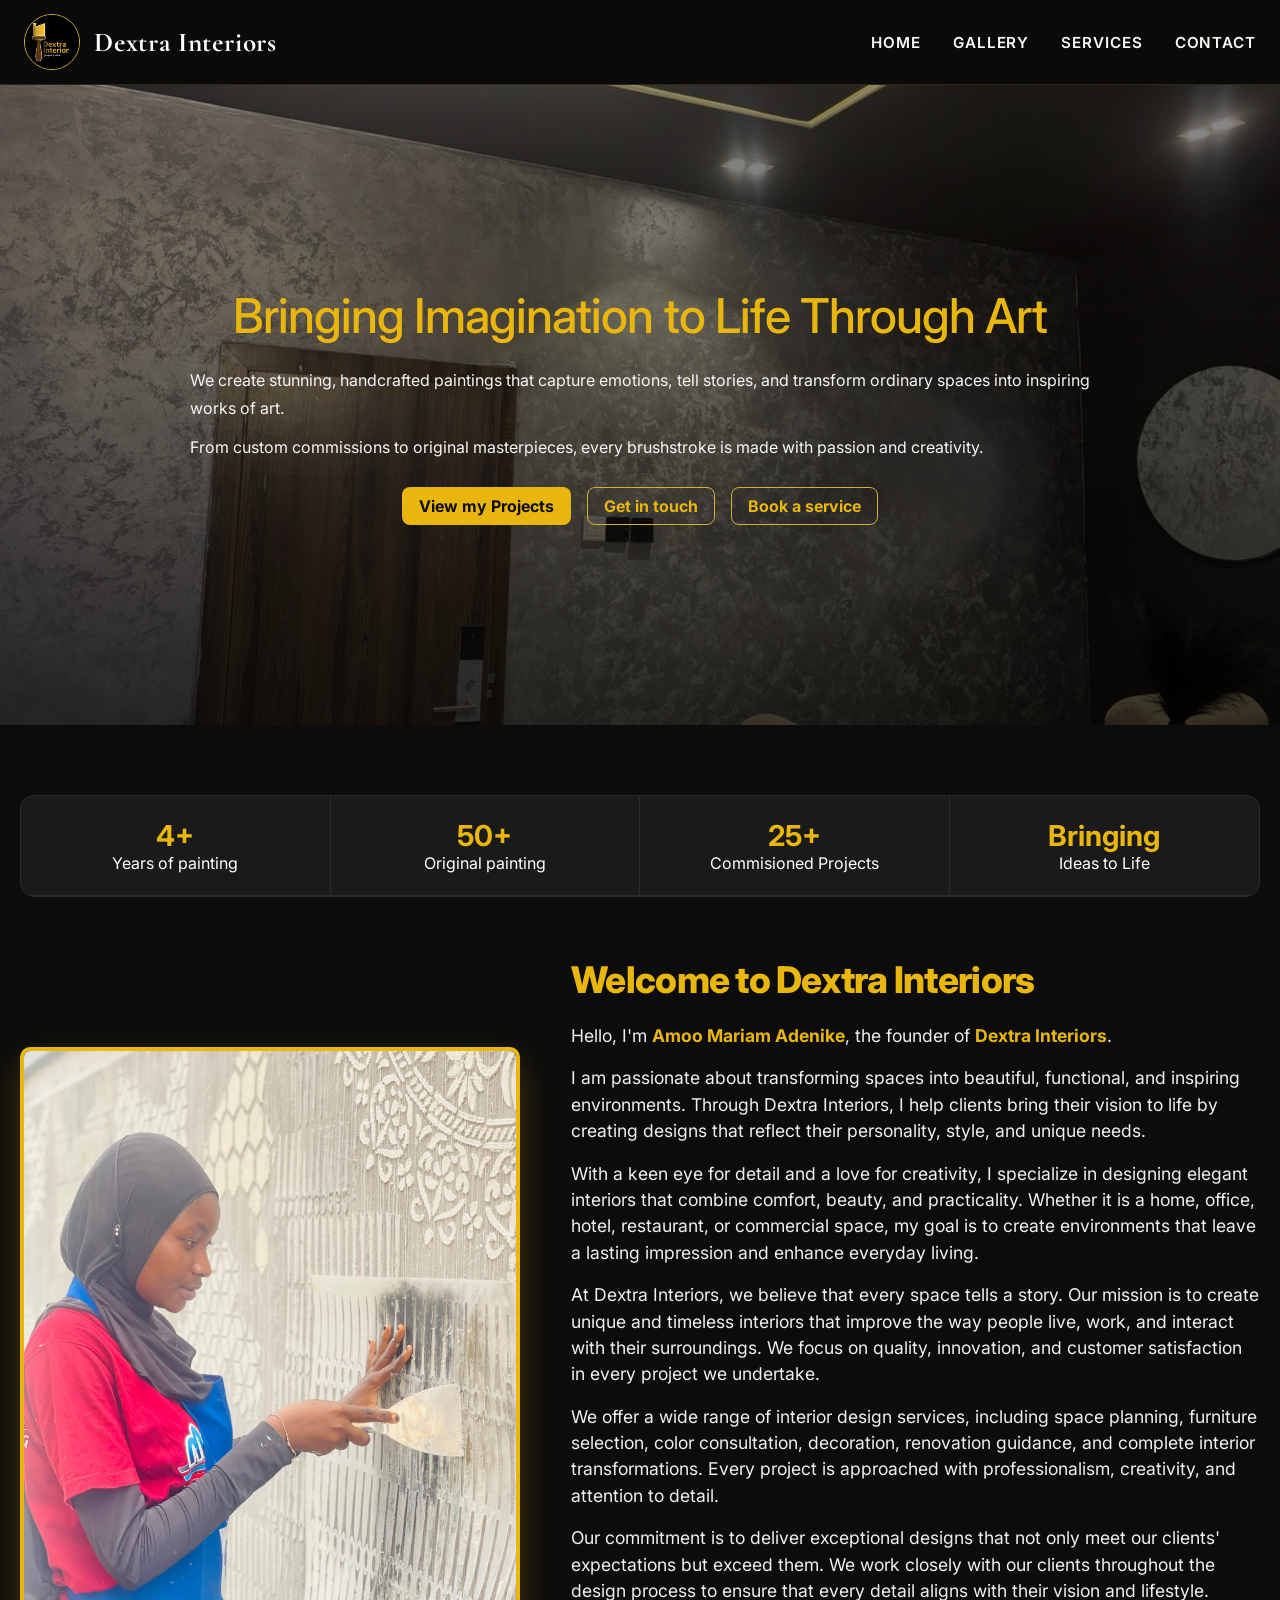
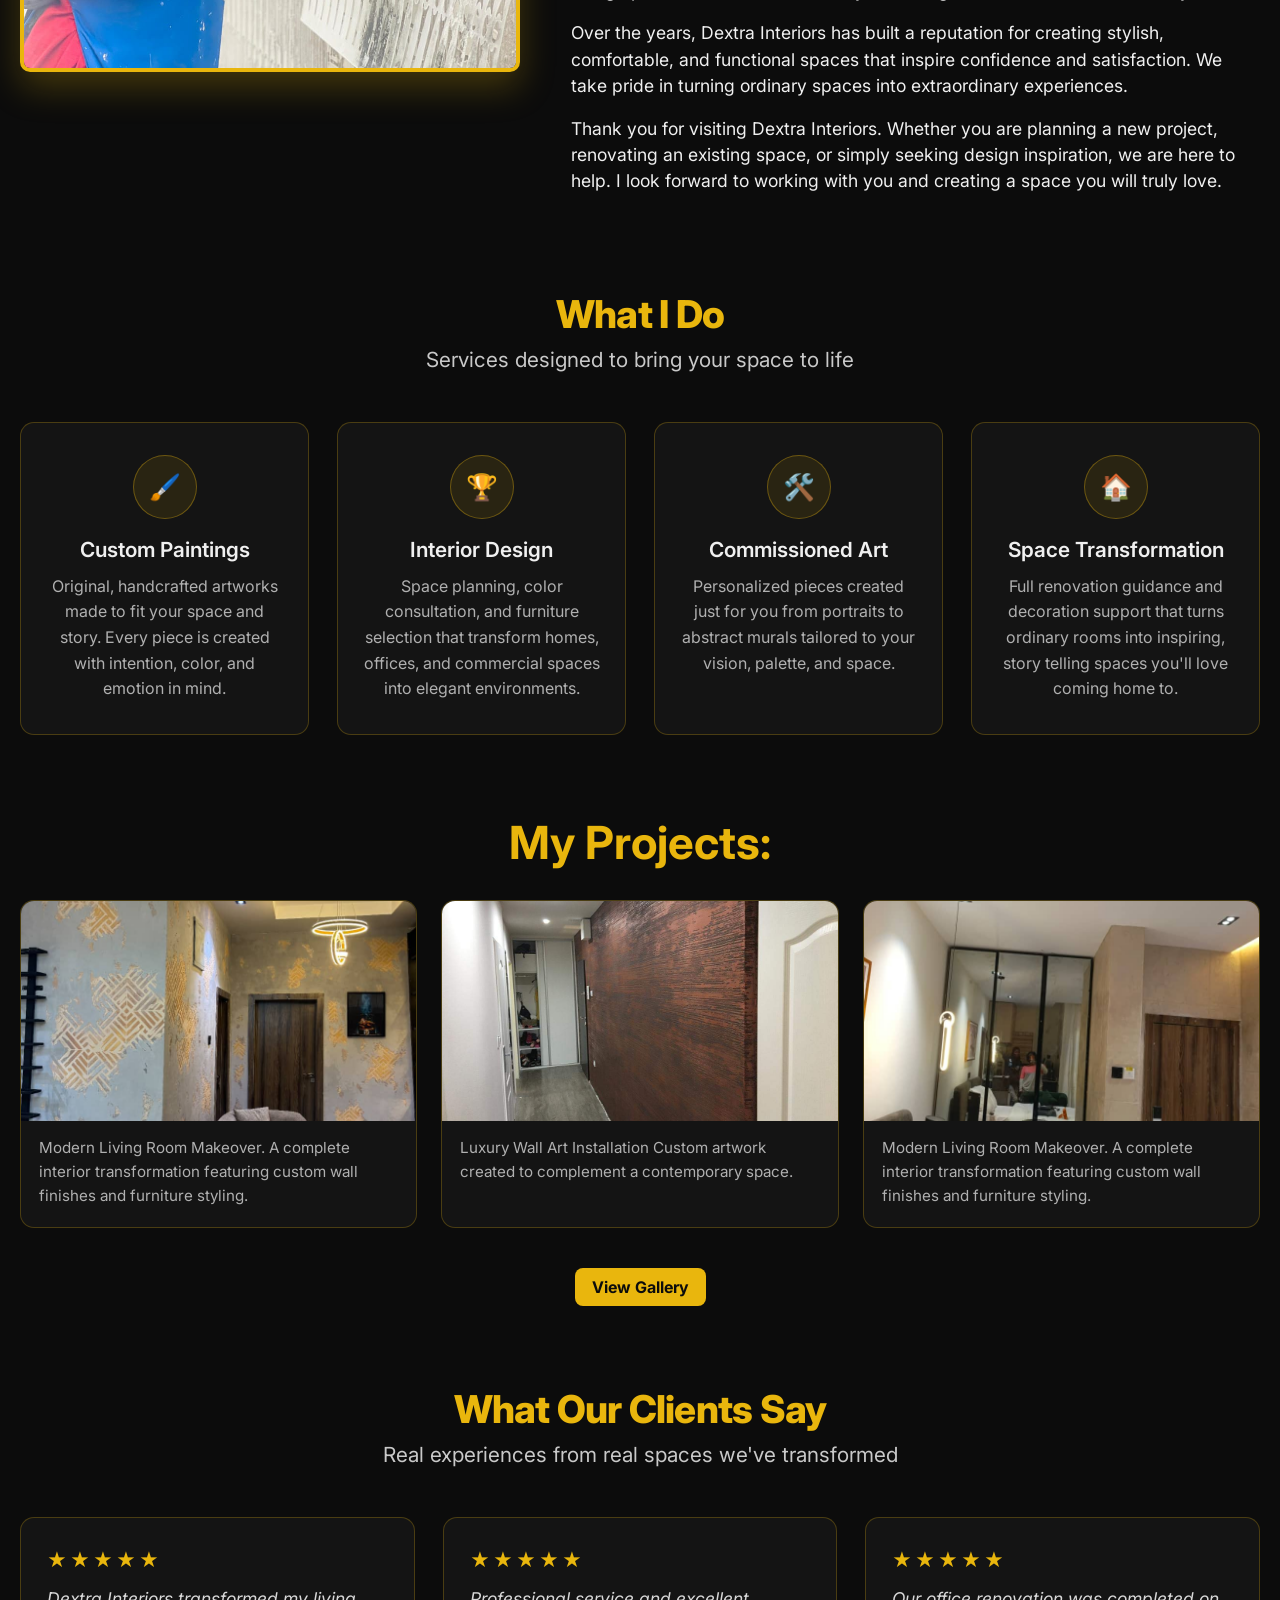
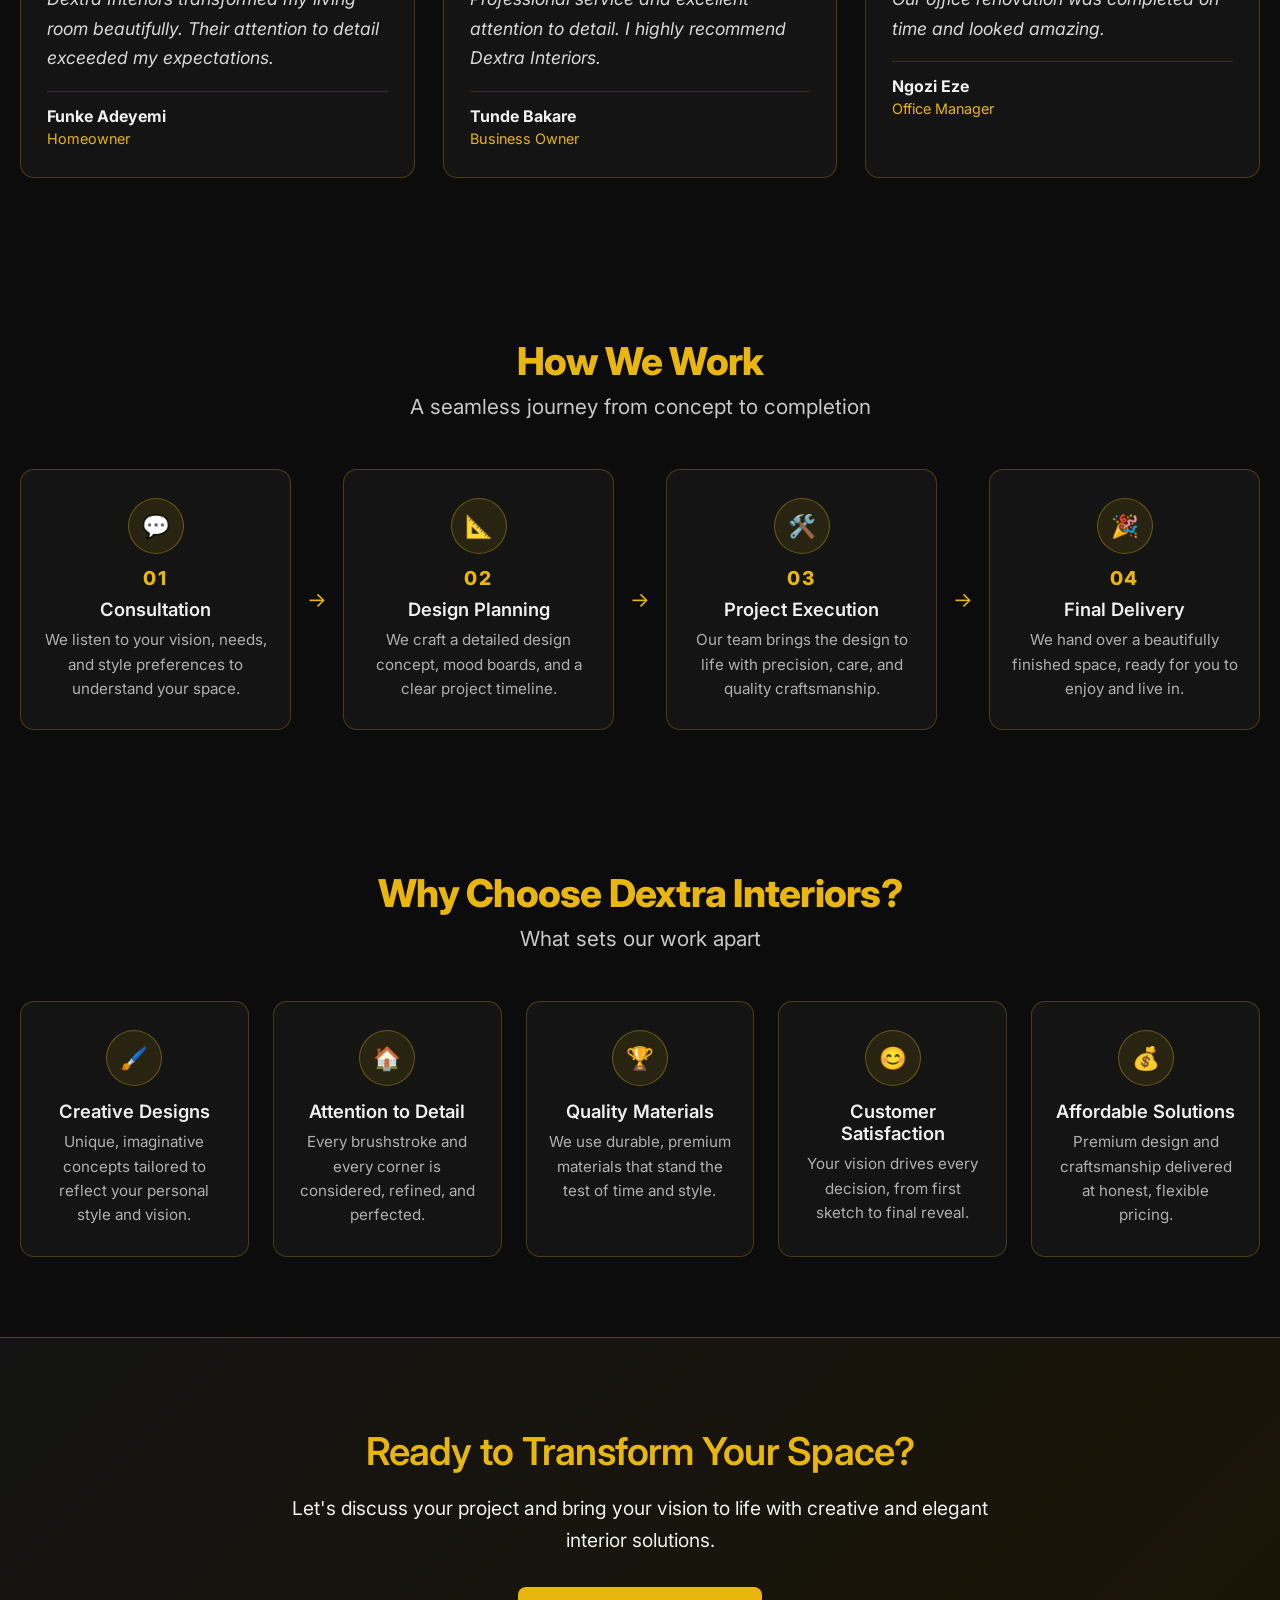
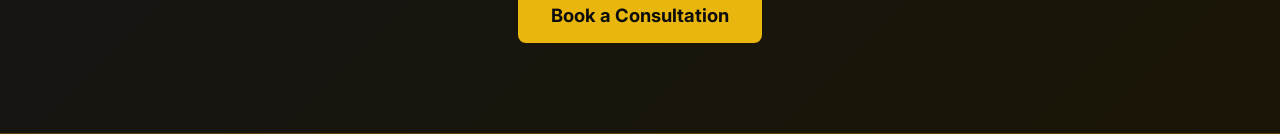
<file: index.html>
<!DOCTYPE html>
<html lang="en">
<head>
  <meta charset="UTF-8">
  <meta name="viewport" content="width=device-width, initial-scale=1.0">
  <title>Dextra Interiors</title>
  <link rel="preconnect" href="https://fonts.googleapis.com">
  <link href="https://fonts.googleapis.com/css2?family=Cormorant+Garamond:wght@500;600&family=Inter:wght@400;500;600&display=swap" rel="stylesheet">
  <link rel="stylesheet" href="index.css">
  <link rel="icon" type="images/jpeg" href="images/o.jpeg">
</head>
<body>

<nav>
  <div class="nav-inner">
    <a href="index.html" class="nav-logo">
      <div class="nav-logo-icon">
        <img src="images/o.jpeg" alt="Dextra Interiors logo">
      </div>
      <div class="nav-logo-text"><strong>Dextra Interiors</strong></div>
    </a>

    <button class="nav-toggle" id="navToggle" aria-label="Toggle navigation menu" aria-expanded="false" aria-controls="navMenu">
      <span></span>
      <span></span>
      <span></span>
    </button>

    <ul id="navMenu">
      <li><a href="index.html" class="active">Home</a></li>
      <li><a href="gallery.html" class="active">Gallery</a></li>
      <li><a href="services.html" class="active">Services</a></li>
      <li><a href="contacts.html" class="active">Contact</a></li>
    </ul>
  </div>
</nav>


<div class="head">
  <div class="head-overlay">
    <h2>Bringing Imagination to Life Through Art</h2>
    <p>We create stunning, handcrafted paintings that capture emotions, tell stories, and transform ordinary spaces into inspiring works of art.</p>
    <p>From custom commissions to original masterpieces, every brushstroke is made with passion and creativity.</p>

    <div class="cta-buttons">
      <a href="gallery.html" class="cta-btn">View my Projects</a>
      <a href="contacts.html" class="cta-outline">Get in touch</a>
      <a href="services.html" class="cta-outline">Book a service</a>
    </div>
  </div>
</div>

<div class="stats-bar">
  <div class="stat-item">
    <span class="stat-number">4+</span>
    <span class="stat-label">Years of painting</span>
  </div>
  <div class="stat-item">
    <span class="stat-number">50+</span>
    <span class="stat-label">Original painting</span>
  </div>
  <div class="stat-item">
    <span class="stat-number">25+</span>
    <span class="stat-label">Commisioned Projects</span>
  </div>
  <div class="stat-item">
    <span class="stat-number">Bringing</span>
    <span class="stat-label">Ideas to Life</span>
  </div>
</div>

<div class="hero">
  <img src="images/d.jpeg" alt="Dextra Interiors image" class="header-image">

  <div class="header-text">
    <h1>Welcome to Dextra Interiors</h1>
    <p>Hello, I'm <strong>Amoo Mariam Adenike</strong>, the founder of <strong>Dextra Interiors</strong>.</p>

    <p>I am passionate about transforming spaces into beautiful, functional, and inspiring environments. Through Dextra Interiors, I help clients bring their vision to life by creating designs that reflect their personality, style, and unique needs.</p>

    <p>With a keen eye for detail and a love for creativity, I specialize in designing elegant interiors that combine comfort, beauty, and practicality. Whether it is a home, office, hotel, restaurant, or commercial space, my goal is to create environments that leave a lasting impression and enhance everyday living.</p>

    <p>At Dextra Interiors, we believe that every space tells a story. Our mission is to create unique and timeless interiors that improve the way people live, work, and interact with their surroundings. We focus on quality, innovation, and customer satisfaction in every project we undertake.</p>

    <p>We offer a wide range of interior design services, including space planning, furniture selection, color consultation, decoration, renovation guidance, and complete interior transformations. Every project is approached with professionalism, creativity, and attention to detail.</p>

    <p>Our commitment is to deliver exceptional designs that not only meet our clients' expectations but exceed them. We work closely with our clients throughout the design process to ensure that every detail aligns with their vision and lifestyle.</p>

    <p>Over the years, Dextra Interiors has built a reputation for creating stylish, comfortable, and functional spaces that inspire confidence and satisfaction. We take pride in turning ordinary spaces into extraordinary experiences.</p>

    <p>Thank you for visiting Dextra Interiors. Whether you are planning a new project, renovating an existing space, or simply seeking design inspiration, we are here to help. I look forward to working with you and creating a space you will truly love.</p>
  </div>
</div>


<!-- What I Do -->
<div class="section-title">What I Do</div>
<p class="section-subtitle">Services designed to bring your space to life</p>
<div class="services-grid">
  <div class="service-card">
    <span class="service-icon">🖌️</span>
    <h3>Custom Paintings</h3>
    <p>Original, handcrafted artworks made to fit your space and story. Every piece is created with intention, color, and emotion in mind.</p>
  </div>
  <div class="service-card">
    <span class="service-icon">🏆</span>
    <h3>Interior Design</h3>
    <p>Space planning, color consultation, and furniture selection that transform homes, offices, and commercial spaces into elegant environments.</p>
  </div>
  <div class="service-card">
    <span class="service-icon">🛠️</span>
    <h3>Commissioned Art</h3>
    <p>Personalized pieces created just for you from portraits to abstract murals tailored to your vision, palette, and space.</p>
  </div>
  <div class="service-card">
    <span class="service-icon">🏠</span>
    <h3>Space Transformation</h3>
    <p>Full renovation guidance and decoration support that turns ordinary rooms into inspiring, story telling spaces you'll love coming home to.</p>
  </div>
</div>

<div class="h2-text">
  <h2>My Projects:</h2>
</div>

<!-- Projects section -->
<div class="projects-grid">
  <div class="projects-card">
    <img src="images/k.jpeg" alt="Modern living room with custom wall finishes" class="projectz">
    <p>Modern Living Room Makeover. A complete interior transformation featuring custom wall finishes and furniture styling.</p>
  </div>

  <div class="projects-card">
    <img src="images/a.jpeg" alt="Custom wall art installation in a contemporary space" class="projectz">
    <p>Luxury Wall Art Installation Custom artwork created to complement a contemporary space.</p>
  </div>

  <div class="projects-card">
    <img src="images/m.jpeg" alt="Living room interior transformation with new furniture styling" class="projectz">
    <p>Modern Living Room Makeover. A complete interior transformation featuring custom wall finishes and furniture styling.</p>
  </div>
</div>

<div class="cta-buttons center">
  <a href="gallery.html" class="cta-btn">View Gallery</a>
</div>


<!-- ============================================
    TESTIMONIALS SECTION
    ============================================ -->
<section class="testimonials-section" id="testimonials" aria-labelledby="testimonials-title">
  <h2 class="section-title" id="testimonials-title">What Our Clients Say</h2>
  <p class="section-subtitle">Real experiences from real spaces we've transformed</p>

  <div class="testimonials-grid">
    <div class="testimonial-card reveal">
      <div class="testimonial-stars" aria-label="5 out of 5 stars">★★★★★</div>
      <p class="testimonial-text">Dextra Interiors transformed my living room beautifully. Their attention to detail exceeded my expectations.</p>
      <div class="testimonial-author">
        <span class="testimonial-name">Funke Adeyemi</span>
        <span class="testimonial-role">Homeowner</span>
      </div>
    </div>

    <div class="testimonial-card reveal">
      <div class="testimonial-stars" aria-label="5 out of 5 stars">★★★★★</div>
      <p class="testimonial-text">Professional service and excellent attention to detail. I highly recommend Dextra Interiors.</p>
      <div class="testimonial-author">
        <span class="testimonial-name">Tunde Bakare</span>
        <span class="testimonial-role">Business Owner</span>
      </div>
    </div>

    <div class="testimonial-card reveal">
      <div class="testimonial-stars" aria-label="5 out of 5 stars">★★★★★</div>
      <p class="testimonial-text">Our office renovation was completed on time and looked amazing.</p>
      <div class="testimonial-author">
        <span class="testimonial-name">Ngozi Eze</span>
        <span class="testimonial-role">Office Manager</span>
      </div>
    </div>
  </div>
</section>


<!-- ============================================
     HOW WE WORK / PROCESS SECTION
     ============================================ -->
<section class="process-section" id="process" aria-labelledby="process-title">
  <h2 class="section-title" id="process-title">How We Work</h2>
  <p class="section-subtitle">A seamless journey from concept to completion</p>

  <div class="process-grid">
    <div class="process-step reveal">
      <div class="process-icon" aria-hidden="true">💬</div>
      <span class="process-number">01</span>
      <h3>Consultation</h3>
      <p>We listen to your vision, needs, and style preferences to understand your space.</p>
    </div>

    <div class="process-arrow" aria-hidden="true">→</div>

    <div class="process-step reveal">
      <div class="process-icon" aria-hidden="true">📐</div>
      <span class="process-number">02</span>
      <h3>Design Planning</h3>
      <p>We craft a detailed design concept, mood boards, and a clear project timeline.</p>
    </div>

    <div class="process-arrow" aria-hidden="true">→</div>

    <div class="process-step reveal">
      <div class="process-icon" aria-hidden="true">🛠️</div>
      <span class="process-number">03</span>
      <h3>Project Execution</h3>
      <p>Our team brings the design to life with precision, care, and quality craftsmanship.</p>
    </div>

    <div class="process-arrow" aria-hidden="true">→</div>

    <div class="process-step reveal">
      <div class="process-icon" aria-hidden="true">🎉</div>
      <span class="process-number">04</span>
      <h3>Final Delivery</h3>
      <p>We hand over a beautifully finished space, ready for you to enjoy and live in.</p>
    </div>
  </div>
</section>


<!-- ============================================
     WHY CHOOSE US SECTION
     ============================================ -->
<section class="features-section" id="why-choose-us" aria-labelledby="features-title">
  <h2 class="section-title" id="features-title">Why Choose Dextra Interiors?</h2>
  <p class="section-subtitle">What sets our work apart</p>

  <div class="features-grid">
    <div class="feature-card reveal">
      <span class="feature-icon" aria-hidden="true">🖌️</span>
      <h3>Creative Designs</h3>
      <p>Unique, imaginative concepts tailored to reflect your personal style and vision.</p>
    </div>
    <div class="feature-card reveal">
      <span class="feature-icon" aria-hidden="true">🏠</span>
      <h3>Attention to Detail</h3>
      <p>Every brushstroke and every corner is considered, refined, and perfected.</p>
    </div>
    <div class="feature-card reveal">
      <span class="feature-icon" aria-hidden="true">🏆</span>
      <h3>Quality Materials</h3>
      <p>We use durable, premium materials that stand the test of time and style.</p>
    </div>
    <div class="feature-card reveal">
      <span class="feature-icon" aria-hidden="true">😊</span>
      <h3>Customer Satisfaction</h3>
      <p>Your vision drives every decision, from first sketch to final reveal.</p>
    </div>
    <div class="feature-card reveal">
      <span class="feature-icon" aria-hidden="true">💰</span>
      <h3>Affordable Solutions</h3>
      <p>Premium design and craftsmanship delivered at honest, flexible pricing.</p>
    </div>
  </div>
</section>


<!-- ============================================
     CALL TO ACTION SECTION
     ============================================ -->
<section class="cta-section reveal" id="book-consultation" aria-labelledby="cta-title">
  <h2 id="cta-title">Ready to Transform Your Space?</h2>
  <p>Let's discuss your project and bring your vision to life with creative and elegant interior solutions.</p>
  <a href="contacts.html" class="cta-btn cta-large">Book a Consultation</a>
</section>


<script>
  // Mobile nav toggle
  const navToggle = document.getElementById('navToggle');
  const navMenu = document.getElementById('navMenu');

  navToggle.addEventListener('click', () => {
    const isOpen = navMenu.classList.toggle('open');
    navToggle.classList.toggle('open', isOpen);
    navToggle.setAttribute('aria-expanded', isOpen);
  });

  navMenu.querySelectorAll('a').forEach(link => {
    link.addEventListener('click', () => {
      navMenu.classList.remove('open');
      navToggle.classList.remove('open');
      navToggle.setAttribute('aria-expanded', 'false');
    });
  });

  // Scroll reveal
  document.addEventListener('DOMContentLoaded', () => {
    const revealEls = document.querySelectorAll('.reveal');
    if (!('IntersectionObserver' in window)) {
      revealEls.forEach(el => el.classList.add('reveal-active'));
      return;
    }
    const observer = new IntersectionObserver((entries) => {
      entries.forEach(entry => {
        if (entry.isIntersecting) {
          entry.target.classList.add('reveal-active');
          observer.unobserve(entry.target);
        }
      });
    }, { threshold: 0.15 });
    revealEls.forEach(el => observer.observe(el));
  });
</script>
</body>
</html>
</file>
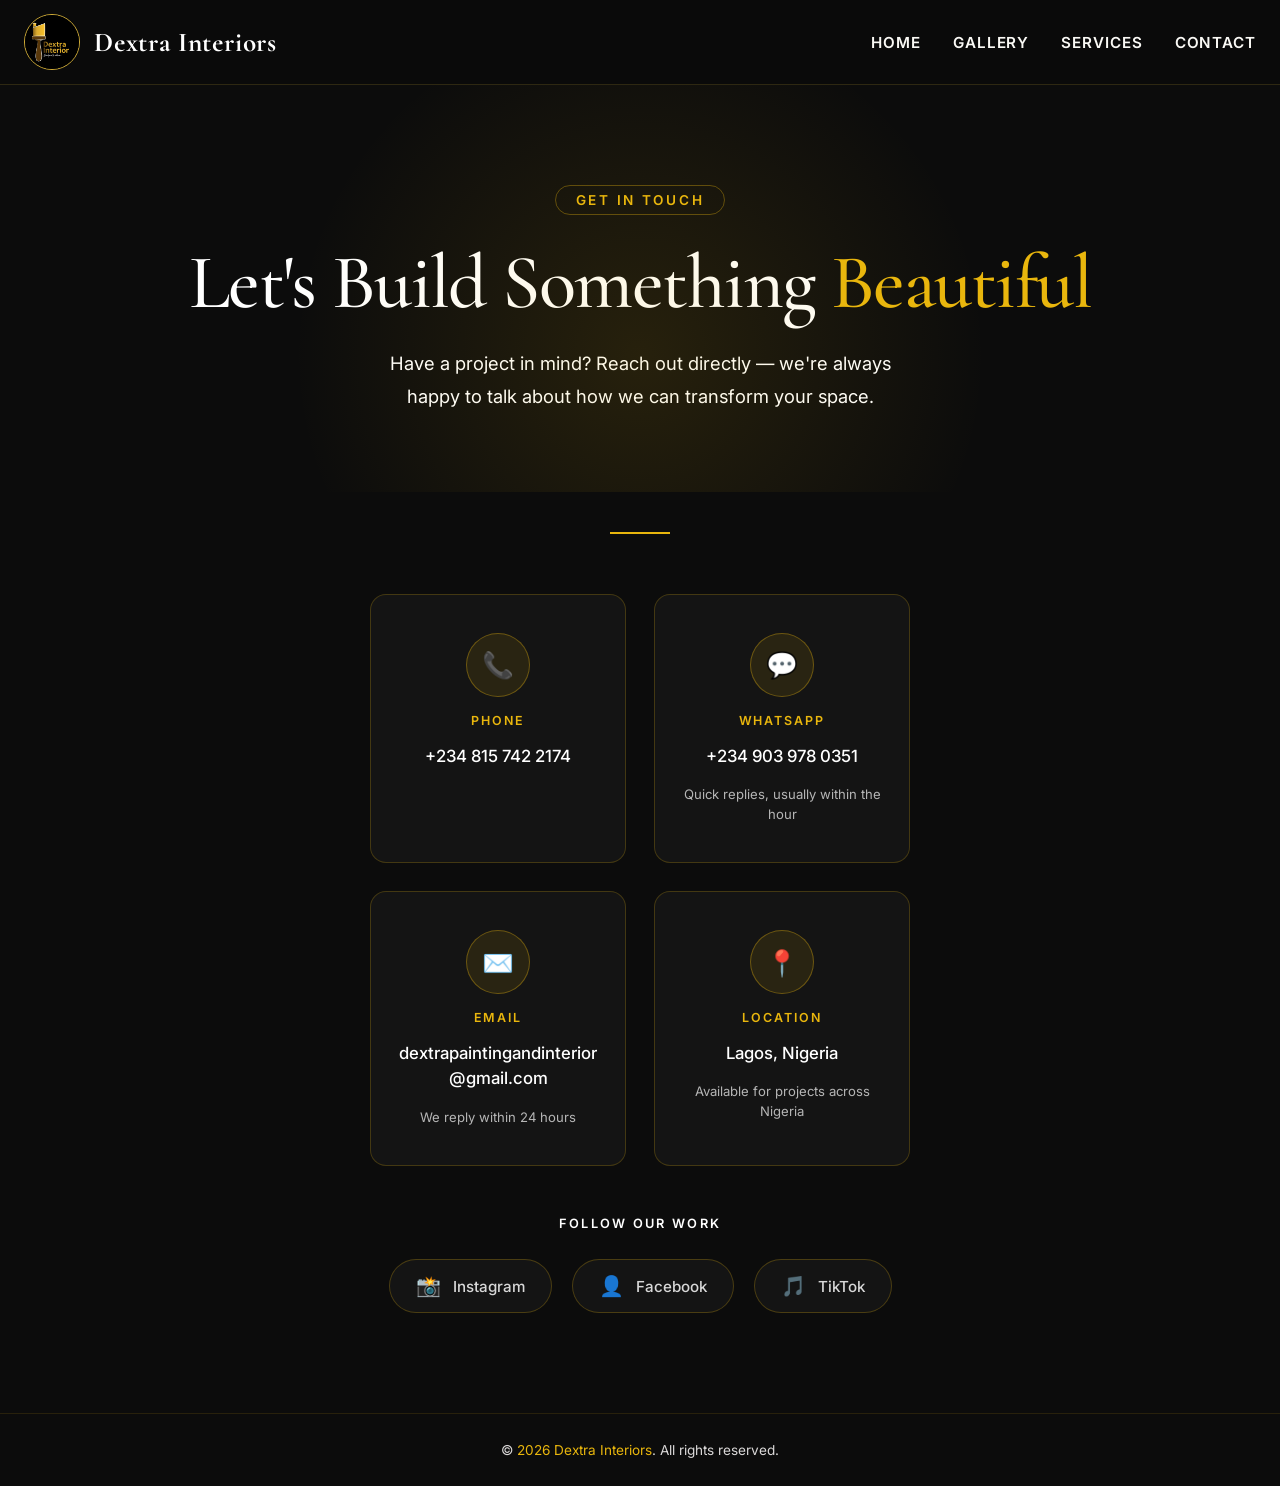
<file: contacts.html>
<!DOCTYPE html>
<html lang="en">
<head>
  <meta charset="UTF-8">
  <meta name="viewport" content="width=device-width, initial-scale=1.0">
  <title>Dextra Interiors</title>
  <link rel="preconnect" href="https://fonts.googleapis.com">
  <link href="https://fonts.googleapis.com/css2?family=Cormorant+Garamond:wght@500;600&family=Inter:wght@400;500;600&display=swap" rel="stylesheet">
  <link rel="stylesheet" href="contacts.css">
  <link rel="icon" type="images/jpeg" href="images/o.jpeg">
</head>
<body>

    <!-- Nav -->
<nav>
  <div class="nav-inner">
    <a href="index.html" class="nav-logo">
      <div class="nav-logo-icon">
        <img src="images/o.jpeg" alt="Dextra Interiors logo">
      </div>
      <div class="nav-logo-text"><strong>Dextra Interiors</strong></div>
    </a>

    <button class="nav-toggle" id="navToggle" aria-label="Toggle navigation menu" aria-expanded="false" aria-controls="navMenu">
      <span></span>
      <span></span>
      <span></span>
    </button>

    <ul id="navMenu">
      <li><a href="index.html" class="active">Home</a></li>
      <li><a href="gallery.html" class="active">Gallery</a></li>
      <li><a href="services.html" class="active">Services</a></li>
      <li><a href="contacts.html" class="active">Contact</a></li>
    </ul>
  </div>
</nav>

  <!-- ── Hero banner ── -->
  <header class="contact-hero">
    <div class="eyebrow">Get in touch</div>
    <h1>Let's Build Something <span>Beautiful</span></h1>
    <p>Have a project in mind? Reach out directly — we're always happy to talk about how we can transform your space.</p>
  </header>

  <hr class="gold-rule">

  <!-- ── Contact cards ── -->
  <div class="contact-grid">

    <!-- Phone -->
    <a href="tel:+2348157422174" class="contact-card reveal" aria-label="Call Dextra Interiors">
      <div class="card-icon" aria-hidden="true">📞</div>
      <span class="card-label">Phone</span>
      <span class="card-value">+234 815 742 2174</span>
    </a>

    <!-- WhatsApp -->
    <a href="https://wa.me/2349039780351" target="_blank" rel="noopener noreferrer"
       class="contact-card reveal" aria-label="Message Dextra Interiors on WhatsApp">
      <div class="card-icon" aria-hidden="true">💬</div>
      <span class="card-label">WhatsApp</span>
      <span class="card-value">+234 903 978 0351</span>
      <span class="card-note">Quick replies, usually within the hour</span>
    </a>

    <!-- Email -->
    <a href="mailto:hello@dextrainteriors.com" class="contact-card reveal"
       aria-label="Email Dextra Interiors">
      <div class="card-icon" aria-hidden="true">✉️</div>
      <span class="card-label">Email</span>
      <span class="card-value">dextrapaintingandinterior@gmail.com</span>
      <span class="card-note">We reply within 24 hours</span>
    </a>

    <!-- Location -->
    <div class="contact-card reveal" style="cursor: default;">
      <div class="card-icon" aria-hidden="true">📍</div>
      <span class="card-label">Location</span>
      <span class="card-value">Lagos, Nigeria</span>
      <span class="card-note">Available for projects across Nigeria</span>
    </div>

  </div>

  <!-- ── Social links ── -->
  <section class="social-section" aria-label="Social media links">
    <p class="social-heading">Follow our work</p>
    <div class="social-row">

      <a href="https://www.instagram.com/mmhariam_?igsh=ZjFxOWg5aWJseXl1"
         target="_blank" rel="noopener noreferrer"
         class="social-link reveal"
         aria-label="Dextra Interiors on Instagram">
        <span class="social-icon" aria-hidden="true">📸</span>
        Instagram
      </a>

      <a href="https://www.facebook.com/Dextra.interiors"
         target="_blank" rel="noopener noreferrer"
         class="social-link reveal"
         aria-label="Dextra Interiors on Facebook">
        <span class="social-icon" aria-hidden="true">👤</span>
        Facebook
      </a>

      <a href="https://www.tiktok.com/@dextra.interiors?_r=1&_t=ZS-98F0pXReo54"
         target="_blank" rel="noopener noreferrer"
         class="social-link reveal"
         aria-label="Dextra Interiors on TikTok">
        <span class="social-icon" aria-hidden="true">🎵</span>
        TikTok
      </a>

      
    </div>
  </section>

  <!-- ── Footer ── -->
  <footer class="contact-footer">
    &copy; <span id="year"></span> <span>Dextra Interiors</span>. All rights reserved.
  </footer>

  <script>
    /* Auto year */
    document.getElementById('year').textContent = new Date().getFullYear();

    /* Scroll reveal */
    (function () {
      var els = document.querySelectorAll('.reveal');
      if (!('IntersectionObserver' in window)) {
        els.forEach(function (el) { el.classList.add('is-visible'); });
        return;
      }
      var observer = new IntersectionObserver(function (entries) {
        entries.forEach(function (entry) {
          if (entry.isIntersecting) {
            entry.target.classList.add('is-visible');
            observer.unobserve(entry.target);
          }
        });
      }, { threshold: 0.15 });
      els.forEach(function (el) { observer.observe(el); });
    })();

      // Mobile nav toggle
    const navToggle = document.getElementById('navToggle');
    const navMenu = document.getElementById('navMenu');

    navToggle.addEventListener('click', () => {
      const isOpen = navMenu.classList.toggle('open');
      navToggle.classList.toggle('open', isOpen);
      navToggle.setAttribute('aria-expanded', isOpen);
    });

    navMenu.querySelectorAll('a').forEach(link => {
      link.addEventListener('click', () => {
        navMenu.classList.remove('open');
        navToggle.classList.remove('open');
        navToggle.setAttribute('aria-expanded', 'false');
      });
    });
  </script>

</body>
</html>
</file>
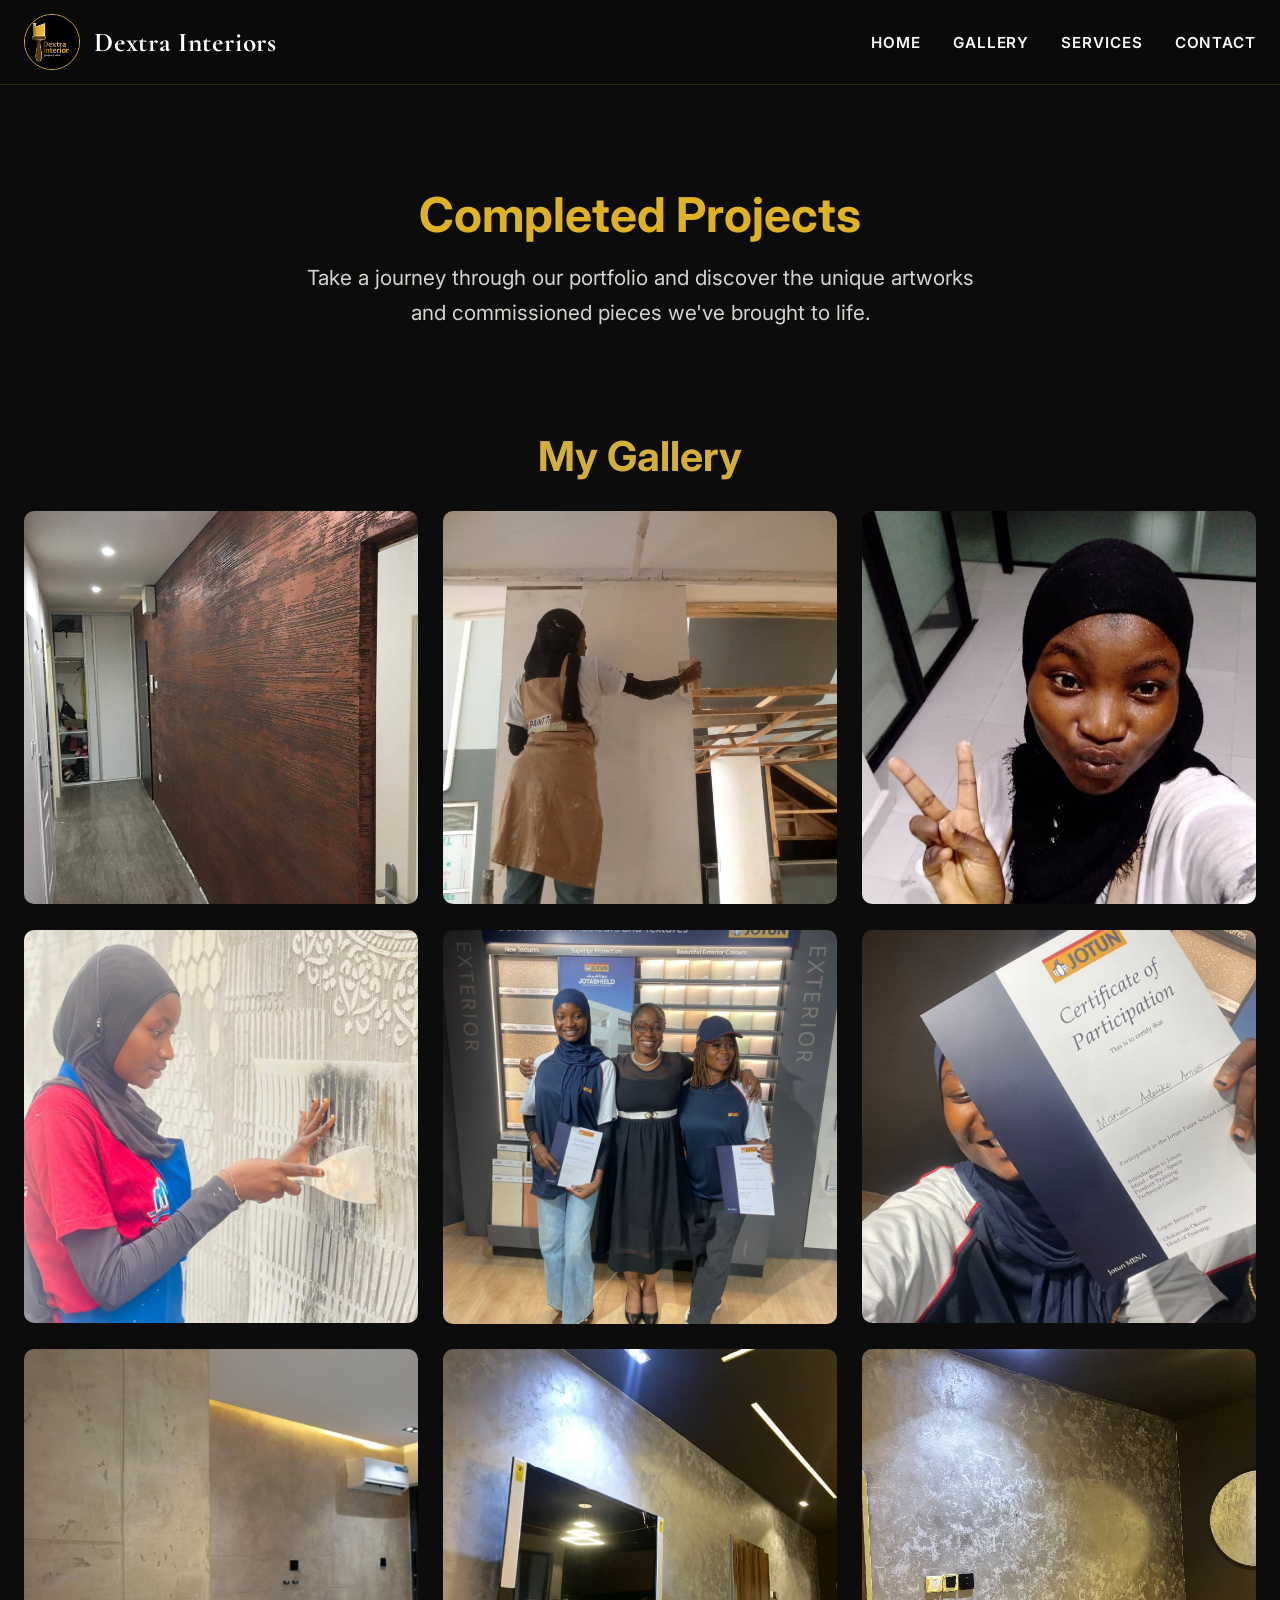
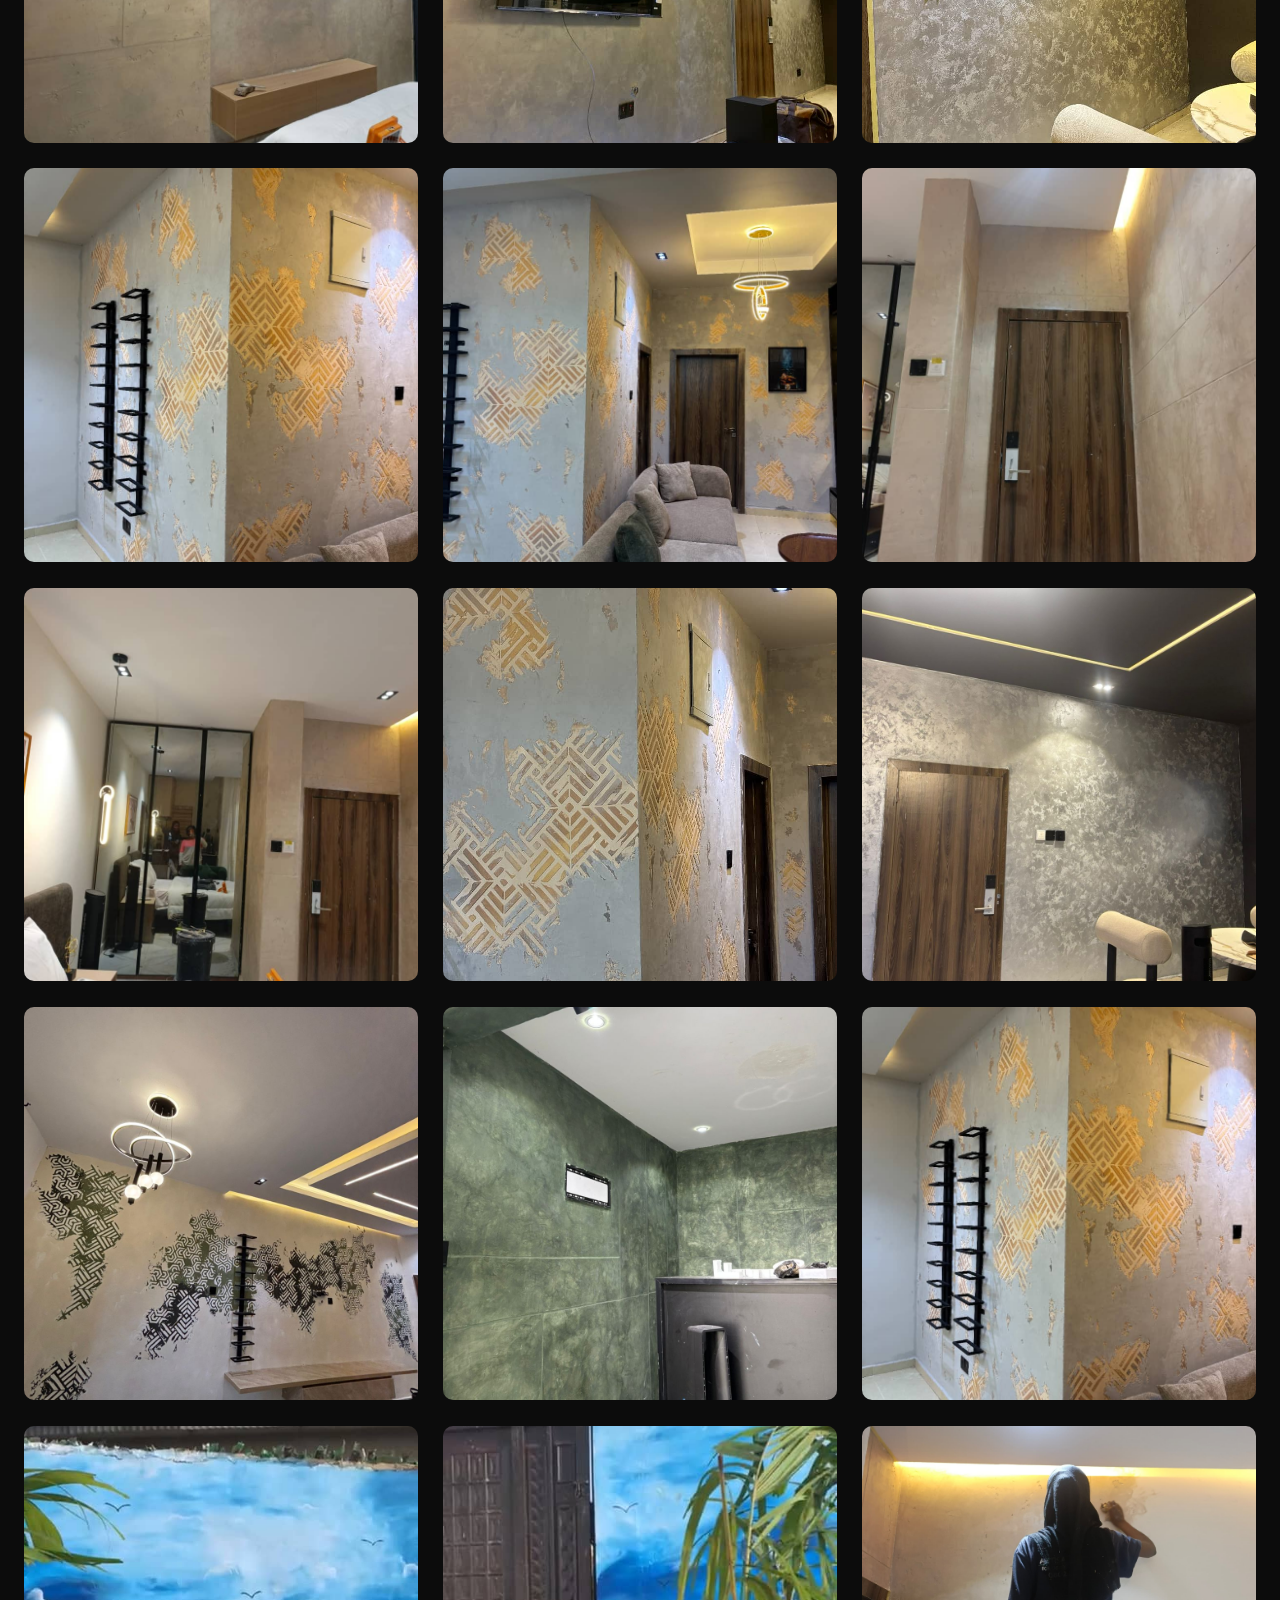
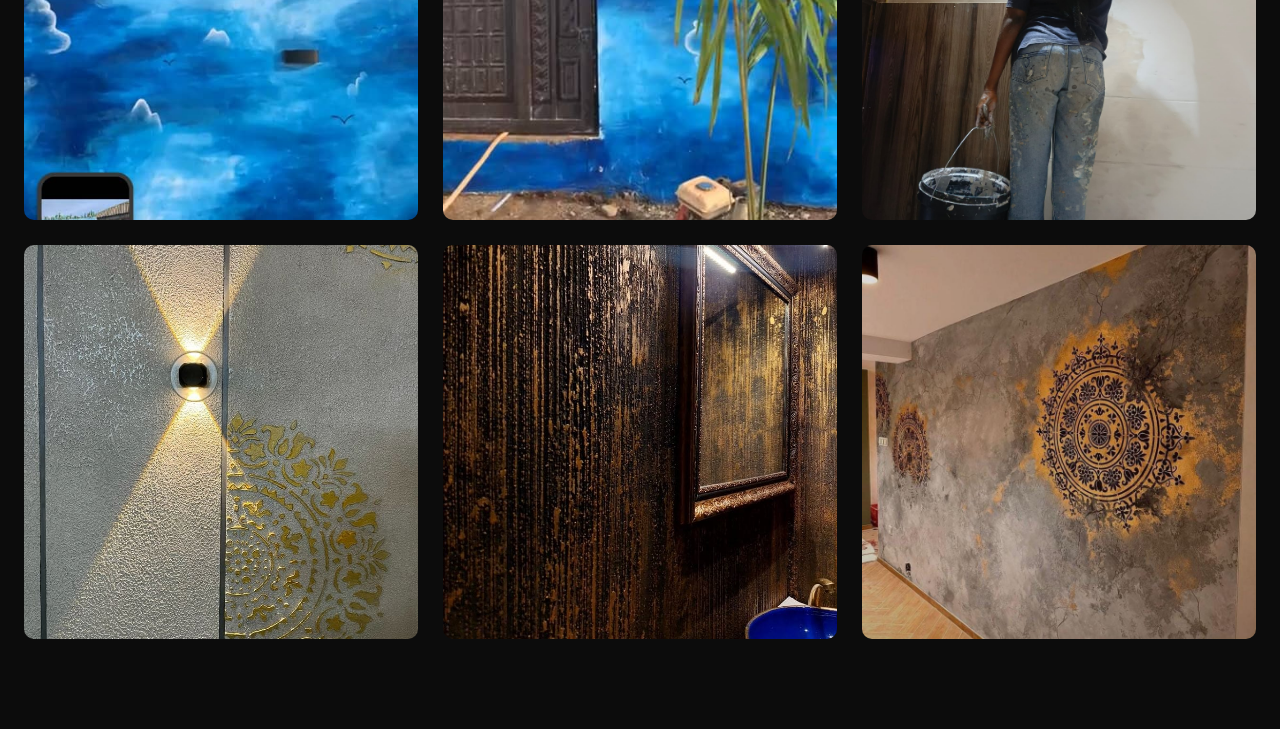
<file: gallery.html>
<!DOCTYPE html>
<html lang="en">
<head>
  <meta charset="UTF-8">
  <meta name="viewport" content="width=device-width, initial-scale=1.0">
  <title>Dextra Interiors</title>
  <link rel="preconnect" href="https://fonts.googleapis.com">
<link href="https://fonts.googleapis.com/css2?family=Cormorant+Garamond:wght@500;600&family=Inter:wght@400;500;600&display=swap" rel="stylesheet">
  <link rel="stylesheet" href="gallery.css">
  <link rel="icon" type="images/jpeg" href="images/o.jpeg">

</head>
<body>


<nav>
  <div class="nav-inner">
    <a href="index.html" class="nav-logo">
      <div class="nav-logo-icon">
        <img src="images/o.jpeg" alt="Dextra Interiors logo">
      </div>
      <div class="nav-logo-text"><strong>Dextra Interiors</strong></div>
    </a>

    <button class="nav-toggle" id="navToggle" aria-label="Toggle navigation menu" aria-expanded="false" aria-controls="navMenu">
      <span></span>
      <span></span>
      <span></span>
    </button>

    <ul id="navMenu">
      <li><a href="index.html" class="active">Home</a></li>
      <li><a href="gallery.html" class="active">Gallery</a></li>
      <li><a href="services.html" class="active">Services</a></li>
      <li><a href="contacts.html" class="active">Contact</a></li>
    </ul>
  </div>
</nav>

<div class="header">
  <h3>Completed Projects</h3>
  <p>Take a journey through our portfolio and discover the unique artworks and commissioned pieces we've brought to life.</p>
</div>

<div class="intro">
  <h3>My Gallery</h3>
</div>

<div class="gallery reveal">
  <img src="images/a.jpeg" class="images" alt="Dextra Interiors gallery piece">
  <img src="images/b.jpeg" class="images" alt="Dextra Interiors gallery piece">
  <img src="images/c.jpeg" class="images" alt="Dextra Interiors gallery piece">
  <img src="images/d.jpeg" class="images" alt="Dextra Interiors gallery piece">
  <img src="images/e.jpeg" class="images" alt="Dextra Interiors gallery piece">
  <img src="images/f.jpeg" class="images" alt="Dextra Interiors gallery piece">
  <img src="images/g.jpeg" class="images" alt="Dextra Interiors gallery piece">
  <img src="images/h.jpeg" class="images" alt="Dextra Interiors gallery piece">
  <img src="images/i.jpeg" class="images" alt="Dextra Interiors gallery piece">
  <img src="images/j.jpeg" class="images" alt="Dextra Interiors gallery piece">
  <img src="images/k.jpeg" class="images" alt="Dextra Interiors gallery piece">
  <img src="images/l.jpeg" class="images" alt="Dextra Interiors gallery piece">
  <img src="images/m.jpeg" class="images" alt="Dextra Interiors gallery piece">
  <img src="images/n.jpeg" class="images" alt="Dextra Interiors gallery piece">
  <img src="images/p.jpeg" class="images" alt="Dextra Interiors gallery piece">
  <img src="images/q.jpeg" class="images" alt="Dextra Interiors gallery piece">
  <img src="images/r.jpeg" class="images" alt="Dextra Interiors gallery piece">
  <img src="images/s.jpeg" class="images" alt="Dextra Interiors gallery piece">
  <img src="images/t.jpeg" class="images" alt="Dextra Interiors gallery piece">
  <img src="images/u.jpeg" class="images" alt="Dextra Interiors gallery piece">
  <img src="images/v.jpeg" class="images" alt="Dextra Interiors gallery piece">
  <img src="images/w.jpeg" class="images" alt="Dextra Interiors gallery piece">
  <img src="images/x.jpeg" class="images" alt="Dextra Interiors gallery piece">
  <img src="images/y.jpeg" class="images" alt="Dextra Interiors gallery piece">
</div>

<script>
  // Mobile nav toggle
  const navToggle = document.getElementById('navToggle');
  const navMenu = document.getElementById('navMenu');

  navToggle.addEventListener('click', () => {
    const isOpen = navMenu.classList.toggle('open');
    navToggle.classList.toggle('open', isOpen);
    navToggle.setAttribute('aria-expanded', isOpen);
  });

  navMenu.querySelectorAll('a').forEach(link => {
    link.addEventListener('click', () => {
      navMenu.classList.remove('open');
      navToggle.classList.remove('open');
      navToggle.setAttribute('aria-expanded', 'false');
    });
  });

  // Scroll reveal
  document.addEventListener('DOMContentLoaded', () => {
    const revealEls = document.querySelectorAll('.reveal');
    if (!('IntersectionObserver' in window)) {
      revealEls.forEach(el => el.classList.add('reveal-active'));
      return;
    }
    const observer = new IntersectionObserver((entries) => {
      entries.forEach(entry => {
        if (entry.isIntersecting) {
          entry.target.classList.add('reveal-active');
          observer.unobserve(entry.target);
        }
      });
    }, { threshold: 0.15 });
    revealEls.forEach(el => observer.observe(el));
  });
</script>
</body>
</html>
</file>
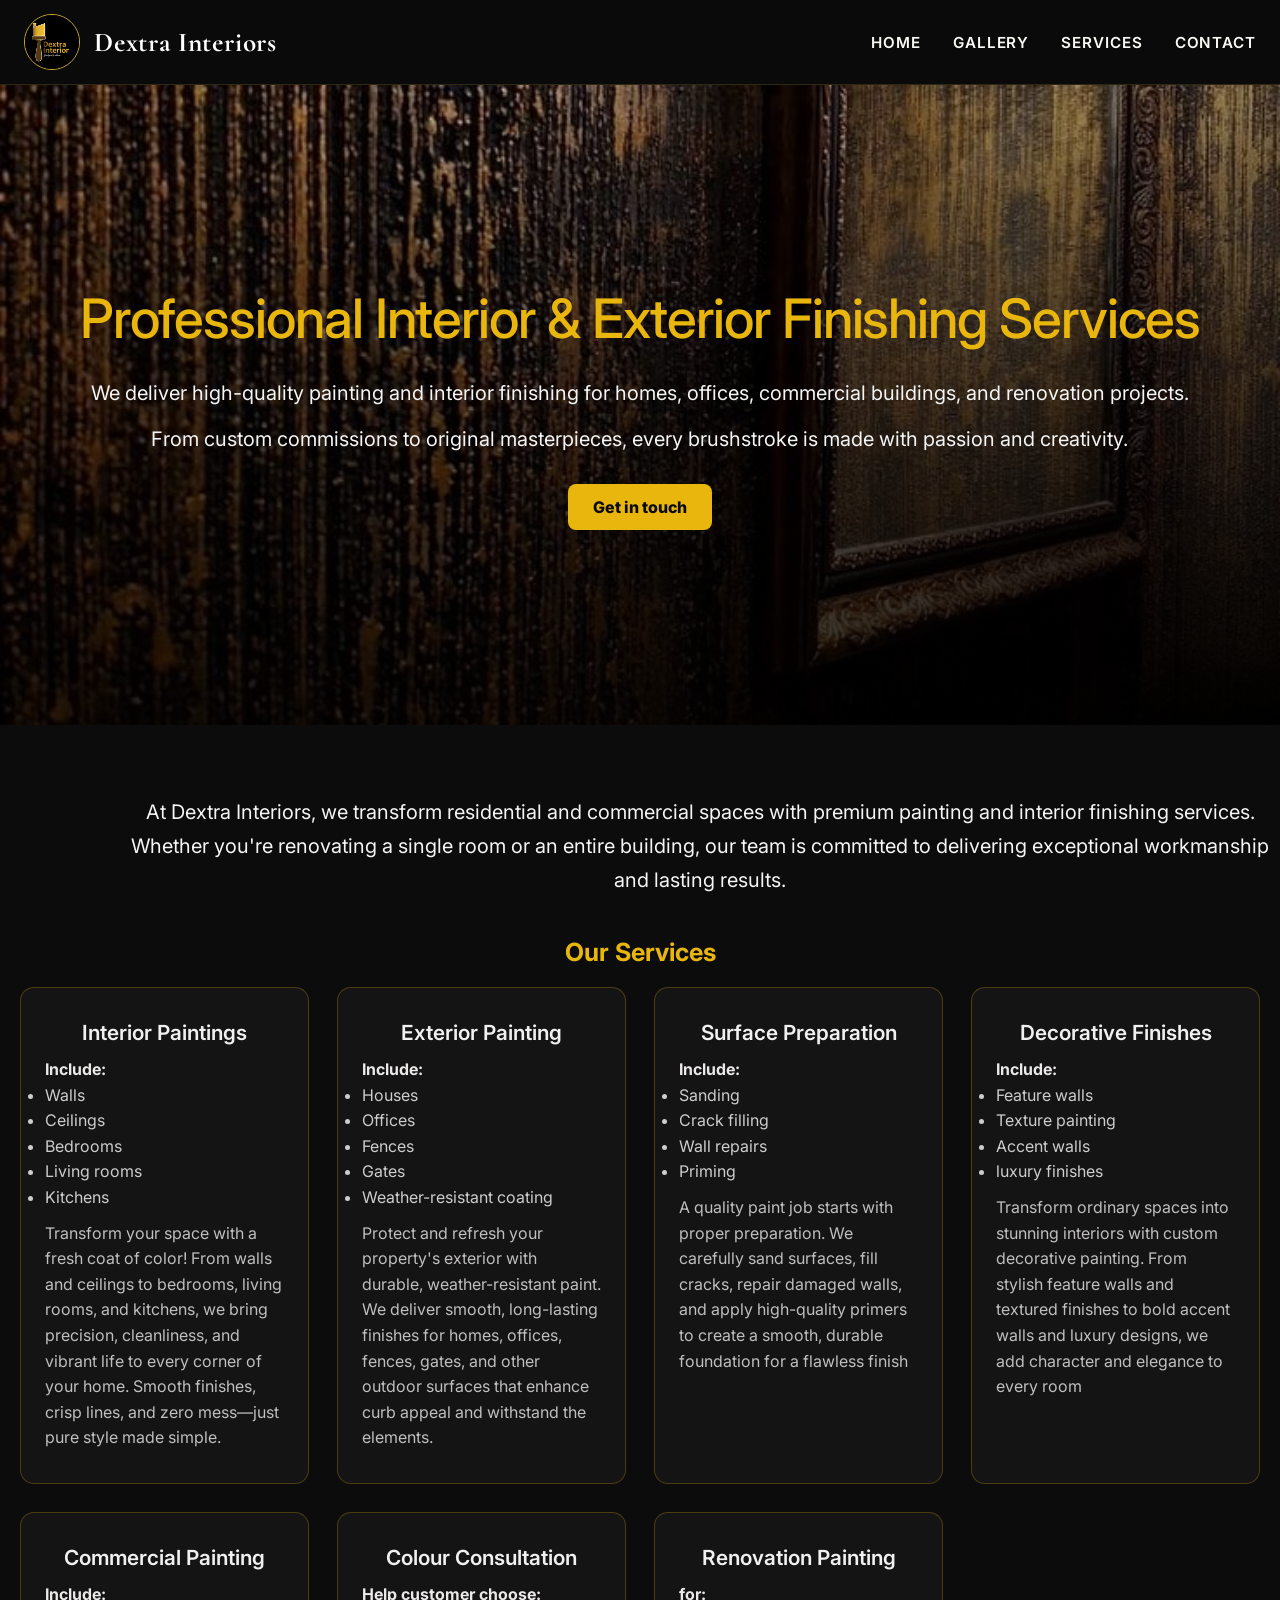
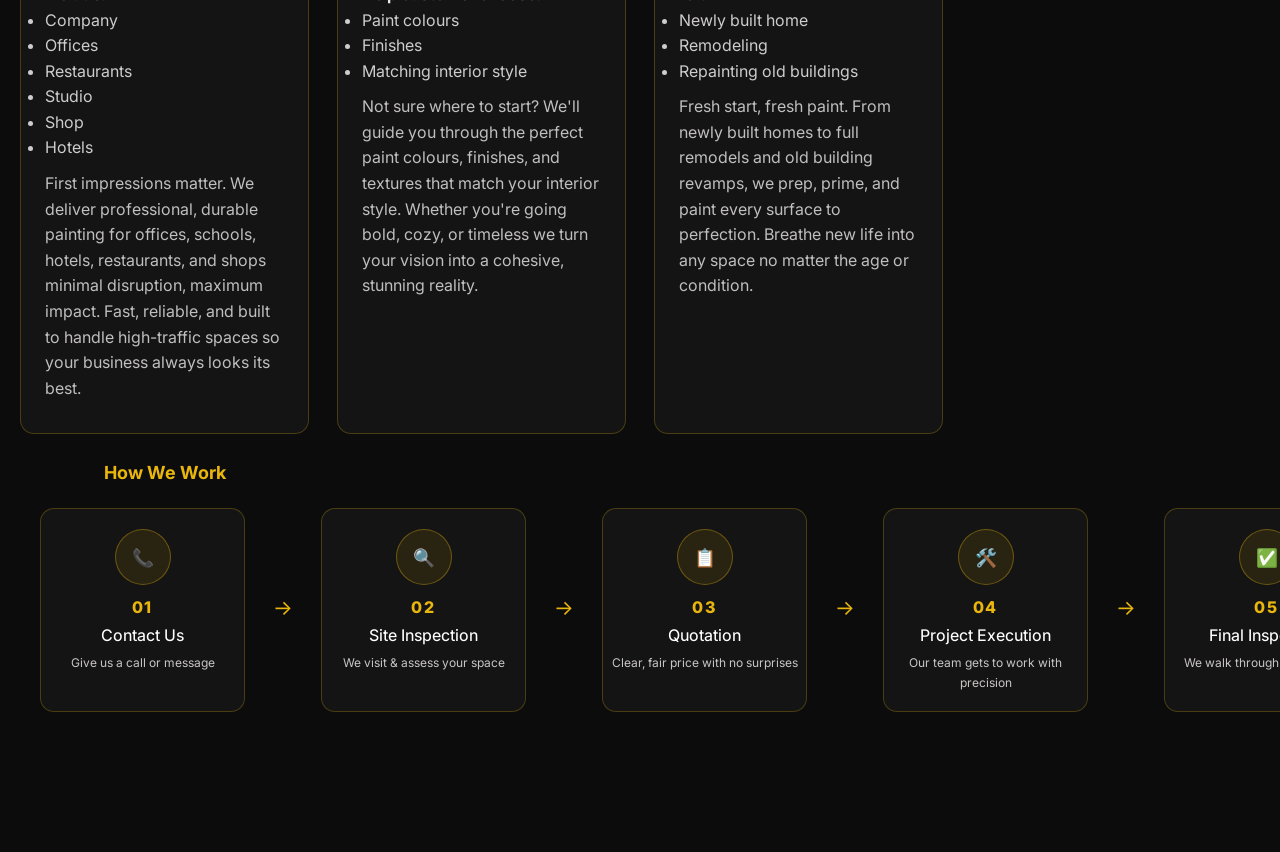
<file: services.html>
<!DOCTYPE html>
<html lang="en">
<head>
  <meta charset="UTF-8">
  <meta name="viewport" content="width=device-width, initial-scale=1.0">
  <title>Dextra Interiors</title>
  <link rel="preconnect" href="https://fonts.googleapis.com">
<link href="https://fonts.googleapis.com/css2?family=Cormorant+Garamond:wght@500;600&family=Inter:wght@400;500;600&display=swap" rel="stylesheet">
  <link rel="stylesheet" href="services.css">
  <link rel="icon" type="images/jpeg" href="images/o.jpeg">
</head>
<body>
  

<nav>
  <div class="nav-inner">
    <a href="index.html" class="nav-logo">
      <div class="nav-logo-icon">
        <img src="images/o.jpeg" alt="Dextra Interiors logo">
      </div>
      <div class="nav-logo-text"><strong>Dextra Interiors</strong></div>
    </a>

    <button class="nav-toggle" id="navToggle" aria-label="Toggle navigation menu" aria-expanded="false" aria-controls="navMenu">
      <span></span>
      <span></span>
      <span></span>
    </button>

    <ul id="navMenu">
      <li><a href="index.html" class="active">Home</a></li>
      <li><a href="gallery.html" class="active">Gallery</a></li>
      <li><a href="services.html" class="active">Services</a></li>
      <li><a href="contacts.html" class="active">Contact</a></li>
    </ul>
  </div>
</nav>

<div class="head">
  <div class="head-overlay">
    <h2>Professional Interior & Exterior Finishing Services</h2>
    <p>We deliver high-quality painting and interior finishing for homes, offices, commercial buildings, and renovation projects.</p>
    <p>From custom commissions to original masterpieces, every brushstroke is made with passion and creativity.</p>

    <div class="cta-buttons">
      <a href="contacts.html" class="cta-btn">Get in touch</a>
    </div>
  </div>
</div>

<div class="service-text reveal">
  <p>At Dextra Interiors, we transform residential and commercial spaces with premium painting and interior finishing services.</p>

  <p> Whether you're renovating a single room or an entire building, our team is committed to delivering exceptional workmanship and lasting results.</p>
</div>



  <!-- Our Service -->
<div class="service-title">Our Services</div>
<div class="services-grid reveal">
  <div class="service-card">
    <h3>Interior Paintings</h3>
    <h4><strong>Include:</strong></h4>
    <ul>
      <li>Walls</li>
      <li>Ceilings</li>
      <li>Bedrooms</li>
      <li>Living rooms</li>
      <li>Kitchens</li>
    </ul>
    <p>Transform your space with a fresh coat of color! From walls and ceilings to bedrooms, living rooms, and kitchens, we bring precision, cleanliness, and vibrant life to every corner of your home. Smooth finishes, crisp lines, and zero mess—just pure style made simple.</p>
  </div>
  <div class="service-card">
    <h3>Exterior Painting</h3>
    <h4><strong>Include:</strong></h4>
    <ul>
      <li>Houses</li>
      <li>Offices</li>
      <li>Fences</li>
      <li>Gates</li>
      <li>Weather-resistant coating</li>
    </ul>
    <p>Protect and refresh your property's exterior with durable, weather-resistant paint. We deliver smooth, long-lasting finishes for homes, offices, fences, gates, and other outdoor surfaces that enhance curb appeal and withstand the elements.</p>
  </div>
  <div class="service-card">
    <h3>Surface Preparation</h3>
    <h4><strong>Include:</strong></h4>
    <ul>
      <li>Sanding</li>
      <li>Crack filling</li>
      <li>Wall repairs</li>
      <li>Priming</li>
    </ul>
    <p>A quality paint job starts with proper preparation. We carefully sand surfaces, fill cracks, repair damaged walls, and apply high-quality primers to create a smooth, durable foundation for a flawless finish</p>
  </div>
  <div class="service-card">
    <h3>Decorative Finishes</h3>
    <h4><strong>Include:</strong></h4>
    <ul>
      <li>Feature walls</li>
      <li>Texture painting</li>
      <li>Accent walls</li>
      <li>luxury finishes</li>
    </ul>
    <p>Transform ordinary spaces into stunning interiors with custom decorative painting. From stylish feature walls and textured finishes to bold accent walls and luxury designs, we add character and elegance to every room</p>
  </div>
  <div class="service-card">
    <h3>Commercial Painting</h3>
    <h4><strong>Include:</strong></h4>
    <ul>
      <li>Company</li>
      <li>Offices</li>
      <li>Restaurants</li>
      <li>Studio</li>
      <li>Shop</li>
      <li>Hotels</li>
    </ul>
    <p>First impressions matter. We deliver professional, durable painting for offices, schools, hotels, restaurants, and shops minimal disruption, maximum impact. Fast, reliable, and built to handle high-traffic spaces so your business always looks its best.</p>
  </div><div class="service-card">
    <h3>Colour Consultation</h3>
    <h4><strong>Help customer choose:</strong></h4>
    <ul>
      <li>Paint colours</li>
      <li>Finishes</li>
      <li>Matching interior style</li>
    </ul>
    <p>Not sure where to start? We'll guide you through the perfect paint colours, finishes, and textures that match your interior style. Whether you're going bold, cozy, or timeless we turn your vision into a cohesive, stunning reality.</p>
  </div>
  <div class="service-card">
    <h3>Renovation Painting</h3>
    <h4><strong>for:</strong></h4>
    <ul>
      <li>Newly built home</li>
      <li>Remodeling</li>
      <li>Repainting old buildings</li>
    </ul>
    <p>Fresh start, fresh paint. From newly built homes to full remodels and old building revamps, we prep, prime, and paint every surface to perfection. Breathe new life into any space no matter the age or condition.</p>
</div>
<br>

<!-- ============================================
     HOW WE WORK / PROCESS SECTION
     ============================================ -->
<section class="process-section" id="process" aria-labelledby="process-title">
  <h2 class="section-title" id="process-title">How We Work</h2>

  <div class="process-grid">

    <div class="process-step reveal">
      <div class="process-icon" aria-hidden="true">📞</div>
      <span class="process-number">01</span>
      <h3>Contact Us</h3>
      <p>Give us a call or message</p>
    </div>

        <div class="process-arrow" aria-hidden="true">→</div>


    <div class="process-step reveal">
      <div class="process-icon" aria-hidden="true">🔍</div>
      <span class="process-number">02</span>
      <h3>Site Inspection</h3>
      <p>We visit & assess your space</p>
    </div>

    <div class="process-arrow" aria-hidden="true">→</div>

    <div class="process-step reveal">
      <div class="process-icon" aria-hidden="true">📋</div>
      <span class="process-number">03</span>
      <h3>Quotation</h3>
      <p>Clear, fair price with no surprises</p>
    </div>


    <div class="process-arrow" aria-hidden="true">→</div>

    <div class="process-step reveal">
      <div class="process-icon" aria-hidden="true">🛠️</div>
      <span class="process-number">04</span>
      <h3>Project Execution</h3>
      <p>Our team gets to work with precision</p>
    </div>

    <div class="process-arrow" aria-hidden="true">→</div>

    <div class="process-step reveal">
      <div class="process-icon" aria-hidden="true">✅</div>
      <span class="process-number">05</span>
      <h3>Final Inspection</h3>
      <p>We walk through every detail</p>
    </div>

    <div class="process-arrow" aria-hidden="true">→</div>

    <div class="process-step reveal">
      <div class="process-icon" aria-hidden="true">🏠</div>
      <span class="process-number">06</span>
      <h3>Project Delivery</h3>
      <p>We hand over a beautifully finished space, ready for you to enjoy and live in.</p>
    </div>
  </div>


<script>
  // Mobile nav toggle
  const navToggle = document.getElementById('navToggle');
  const navMenu = document.getElementById('navMenu');

  navToggle.addEventListener('click', () => {
    const isOpen = navMenu.classList.toggle('open');
    navToggle.classList.toggle('open', isOpen);
    navToggle.setAttribute('aria-expanded', isOpen);
  });

  navMenu.querySelectorAll('a').forEach(link => {
    link.addEventListener('click', () => {
      navMenu.classList.remove('open');
      navToggle.classList.remove('open');
      navToggle.setAttribute('aria-expanded', 'false');
    });
  });

    // Scroll reveal
  document.addEventListener('DOMContentLoaded', () => {
    const revealEls = document.querySelectorAll('.reveal');
    if (!('IntersectionObserver' in window)) {
      revealEls.forEach(el => el.classList.add('reveal-active'));
      return;
    }
    const observer = new IntersectionObserver((entries) => {
      entries.forEach(entry => {
        if (entry.isIntersecting) {
          entry.target.classList.add('reveal-active');
          observer.unobserve(entry.target);
        }
      });
    }, { threshold: 0.15 });
    revealEls.forEach(el => observer.observe(el));
  });

  
</script>

</body>
</html>
</file>
<file: index.css>
/* ============================================
   DEXTRA INTERIORS — GLOBAL RESET
   ============================================ */
* { margin: 0; padding: 0; box-sizing: border-box; }

html { scroll-behavior: smooth; }

body {
  background: #0c0c0c;
  font-family: 'Inter', sans-serif;
  min-height: 100vh;
  overflow-x: hidden;
}

img { max-width: 100%; display: block; }

.section-title {
  text-align: center;
  font-size: clamp(1.6rem, 4vw, 2.4rem);
  font-weight: 800;
  color: #e9b60d;
  letter-spacing: -0.02em;
  margin-top: clamp(50px, 8vw, 80px);
  margin-bottom: 10px;
  padding: 0 20px;
}

.section-subtitle {
  text-align: center;
  font-size: clamp(1rem, 2.2vw, 1.3rem);
  color: #c9c9c9;
  margin-bottom: clamp(30px, 5vw, 50px);
  padding: 0 20px;
}

/* ============================================
   NAVIGATION
   ============================================ */
nav {
  background: #0a0a0a;
  border-bottom: 1px solid rgba(212, 175, 55, 0.18);
  position: sticky;
  top: 0;
  z-index: 100;
}

.nav-inner {
  max-width: 1400px;
  margin: 0 auto;
  display: flex;
  align-items: center;
  justify-content: space-between;
  padding: 14px 24px;
}

.nav-logo {
  display: flex;
  align-items: center;
  gap: 14px;
  text-decoration: none;
  min-width: 0;
}

.nav-logo-icon {
  width: 56px;
  height: 56px;
  border-radius: 50%;
  overflow: hidden;
  border: 1px solid #d4af37;
  flex-shrink: 0;
}

.nav-logo-icon img {
  width: 100%;
  height: 100%;
  object-fit: cover;
  transform: scale(1.5);
}

.nav-logo-text {
  font-family: 'Cormorant Garamond', serif;
  font-size: clamp(1.2rem, 3vw, 1.7rem);
  font-weight: 600;
  color: #ffffff;
  letter-spacing: 0.03em;
  white-space: nowrap;
}

/* Mobile menu toggle button */
.nav-toggle {
  display: none;
  flex-direction: column;
  justify-content: center;
  gap: 5px;
  width: 40px;
  height: 40px;
  background: transparent;
  border: 1px solid rgba(233, 182, 13, 0.4);
  border-radius: 6px;
  cursor: pointer;
}

.nav-toggle span {
  display: block;
  width: 20px;
  height: 2px;
  margin: 0 auto;
  background: #e9b60d;
  transition: transform 0.25s ease, opacity 0.25s ease;
}

.nav-toggle.open span:nth-child(1) { transform: translateY(7px) rotate(45deg); }
.nav-toggle.open span:nth-child(2) { opacity: 0; }
.nav-toggle.open span:nth-child(3) { transform: translateY(-7px) rotate(-45deg); }

nav ul {
  display: flex;
  align-items: center;
  gap: 32px;
  list-style: none;
}

nav ul a {
  position: relative;
  text-decoration: none;
  color: #faf9f5;
  font-size: 0.95rem;
  font-weight: 600;
  letter-spacing: 0.06em;
  text-transform: uppercase;
  padding: 8px 0;
  transition: color 0.25s ease;
}

nav ul a::after {
  content: '';
  position: absolute;
  left: 0;
  bottom: 0;
  width: 0%;
  height: 1px;
  background: #d4af37;
  transition: width 0.3s ease;
}

nav ul a:hover,
nav ul a:focus-visible {
  color: #f4f1ea;
}

nav ul a:hover::after,
nav ul a:focus-visible::after {
  width: 100%;
}

@media (max-width: 780px) {
  .nav-toggle { display: flex; }

  nav ul {
    position: absolute;
    top: 100%;
    left: 0;
    right: 0;
    flex-direction: column;
    align-items: flex-start;
    gap: 0;
    background: #0a0a0a;
    border-bottom: 1px solid rgba(212, 175, 55, 0.18);
    max-height: 0;
    overflow: hidden;
    transition: max-height 0.3s ease;
  }

  nav ul.open {
    max-height: 400px;
  }

  nav ul li {
    width: 100%;
  }

  nav ul a {
    display: block;
    width: 100%;
    padding: 16px 24px;
    border-top: 1px solid rgba(233, 182, 13, 0.08);
  }
}

/* ============================================
   HERO BANNER (top image + heading)
   ============================================ */
.head {
  position: relative;
  width: 100%;
  min-height: clamp(360px, 60vw, 640px);
  background-image: url('images/p.jpeg');
  background-size: cover;
  background-position: center;
  background-repeat: no-repeat;
  display: flex;
  align-items: center;
  justify-content: center;
  margin-bottom: clamp(40px, 6vw, 70px);
  padding: 40px 20px;
}

.head::before {
  content: '';
  position: absolute;
  inset: 0;
  background: linear-gradient(180deg, rgba(0, 0, 0, 0.45) 0%, rgba(0, 0, 0, 0.78) 100%);
}

.head-overlay {
  position: relative;
  z-index: 1;
  text-align: center;
  max-width: 900px;
  margin: 0 auto;
}

.head h2 {
  font-size: clamp(1.6rem, 5.0vw, 3.0rem);
  font-weight: 500;
  color: #e9b60d;
  letter-spacing: -0.02em;
  margin-bottom: 20px;
  line-height: 1.3;
}

.head p {
  font-size: clamp(0.65rem, 1.6vw, 1.0rem);
  line-height: 1.7;
  color: #f5f5f5;
  margin-bottom: 12px;
  text-align: justify;
}

.head .cta-buttons {
  display: flex;
  justify-content: center;
  gap: 16px;
  flex-wrap: wrap;
  margin-top: 26px;
}

/* ============================================
   BUTTONS (single source of truth — no dupes)
   ============================================ */
.btn,
.cta-btn,
.cta-outline {
  display: inline-flex;
  align-items: center;
  gap: 10px;
  padding: 8px 16px;
  border-radius: 8px;
  font-size: clamp(0.85rem, 1.6vw, 1rem);
  font-weight: 700;
  text-decoration: none;
  cursor: pointer;
  transition: all 0.25s ease;
  border: 1px solid transparent;
  white-space: nowrap;
}

.cta-btn {
  background: #e9b60d;
  color: #0c0c0c;
}
.cta-btn:hover {
  background: #ffc400;
  transform: translateY(-2px);
  box-shadow: 0 8px 20px rgba(233, 182, 13, 0.35);
}

.cta-outline {
  background: transparent;
  color: #e9b60d;
  border: 1px solid #d4af37;
}
.cta-outline:hover {
  background: rgba(233, 182, 13, 0.1);
  border-color: #ffc400;
  color: #ffc400;
  transform: translateY(-2px);
}

.cta-large {
  font-size: clamp(1rem, 2vw, 1.15rem);
  padding: 16px 32px;
}

/* ============================================
   STATS BAR
   ============================================ */
.stats-bar {
  display: flex;
  flex-wrap: wrap;
  justify-content: center;
  background: #1a1a1a;
  border: 1px solid #2a2a2a;
  border-radius: 14px;
  margin: 0 20px clamp(40px, 6vw, 60px);
  overflow: hidden;
  color: #ffffff;
}

.stat-item {
  flex: 1 1 140px;
  padding: 22px 16px;
  text-align: center;
  border-right: 1px solid #2a2a2a;
  border-bottom: 1px solid #2a2a2a;
}

.stat-item:last-child { border-right: none; }

.stat-number {
  font-size: clamp(1.3rem, 3vw, 1.8rem);
  font-weight: 700;
  color: #e9b60d;
  display: block;
}

.stat-label {
  font-size: clamp(0.85rem, 1.6vw, 1rem);
  color: #ffffff;
  margin-top: 4px;
}

@media (max-width: 560px) {
  .stat-item {
    flex: 1 1 45%;
    border-right: none;
  }
  .stat-item:nth-child(odd) {
    border-right: 1px solid #2a2a2a;
  }
}

/* ============================================
   ABOUT / HERO INTRO SECTION
   ============================================ */
.hero {
  display: flex;
  align-items: flex-start;
  gap: clamp(24px, 4vw, 60px);
  margin: 0 auto clamp(50px, 7vw, 70px);
  padding: 0 20px;
  max-width: 1300px;
}

.hero img {
  width: 500px;
  max-width: 110%;
  aspect-ratio: 4 / 5;
  object-fit: cover;
  border-radius: 10px;
  border: 4px solid #e9b60d;
  box-shadow: 0 15px 35px rgba(233, 182, 13, 0.25);
  flex-shrink: 0;
  margin-top: 90px;
}

.header-text {
  flex: 1;
  min-width: 0;
}

.hero h1 {
  font-size: clamp(1.6rem, 4vw, 2.3rem);
  font-weight: 800;
  margin-bottom: 20px;
  color: #e9b60d;
  letter-spacing: -0.02em;
  line-height: 1.25;
}

.header-text p {
  font-size: clamp(0.85rem, 1.6vw, 1.1rem);
  line-height: 1.5;
  margin-bottom: 16px;
  color: #f0f0f0;
  text-align: left;
}

.header-text p strong { color: #e9b60d; }

.cta-buttons {
  display: flex;
  gap: 14px;
  flex-wrap: wrap;
  margin-top: 24px;
}

@media (max-width: 800px) {
  .hero {
    flex-direction: column;
    align-items: center;
    text-align: center;
  }
  .hero img {
    width: 100%;
    max-width: 340px;
    aspect-ratio: 5 / 5;
  }
  .cta-buttons {
    justify-content: center;
  }
}

.h2-text {
  color: #e9b60d;
  font-size: clamp(1.3rem, 3vw, 1.9rem);
  text-align: center;
  font-weight: 400;
  margin-bottom: 30px;
  padding: 0 20px;
}

/* ============================================
   WHAT I DO / SERVICES
   ============================================ */
.services-grid {
  display: grid;
  grid-template-columns: repeat(auto-fit, minmax(220px, 1fr));
  gap: 28px;
  max-width: 1300px;
  margin: 0 auto;
  padding: 0 20px clamp(50px, 7vw, 80px);
}

.service-card {
  background: #141414;
  border: 1px solid rgba(233, 182, 13, 0.25);
  border-radius: 14px;
  padding: 32px 24px;
  text-align: center;
  transition: transform 0.25s ease, border-color 0.25s ease, box-shadow 0.25s ease;
}

.service-card:hover {
  transform: translateY(-6px);
  border-color: #e9b60d;
  box-shadow: 0 12px 30px rgba(233, 182, 13, 0.18);
}

.service-icon {
  display: inline-flex;
  align-items: center;
  justify-content: center;
  width: 64px;
  height: 64px;
  font-size: 1.6rem;
  background: rgba(233, 182, 13, 0.1);
  border: 1px solid rgba(233, 182, 13, 0.35);
  border-radius: 50%;
  margin-bottom: 18px;
}

.service-card h3 {
  font-size: clamp(1.1rem, 2vw, 1.3rem);
  font-weight: 600;
  color: #f0f0f0;
  margin-bottom: 12px;
}

.service-card p {
  font-size: clamp(0.9rem, 1.5vw, 1rem);
  line-height: 1.6;
  color: #b0b0b0;
}

/* ============================================
   PROJECTS
   ============================================ */
.projects-grid {
  display: grid;
  grid-template-columns: repeat(auto-fit, minmax(260px, 1fr));
  gap: 24px;
  max-width: 1300px;
  margin: 0 auto;
  padding: 0 20px;
}

.projects-card {
  background: #141414;
  border: 1px solid rgba(233, 182, 13, 0.25);
  border-radius: 14px;
  overflow: hidden;
  text-align: center;
  transition: transform 0.25s ease, border-color 0.25s ease, box-shadow 0.25s ease;
}

.projects-card:hover {
  transform: translateY(-6px);
  border-color: #b38f18;
  box-shadow: 0 12px 30px rgba(233, 182, 13, 0.18);
}

.projects-card p {
  font-size: 0.95rem;
  line-height: 1.6;
  color: #b0b0b0;
  text-align: left;
  padding: 0 18px 18px;
}

.projectz {
  width: 100%;
  height: 220px;
  object-fit: cover;
  margin-bottom: 15px;
}

.cta-buttons.center {
  justify-content: center;
  margin-top: 40px;
  padding: 0 20px;
}

/* ============================================
   TESTIMONIALS
   ============================================ */
.testimonials-section {
  padding: 0 20px clamp(50px, 7vw, 80px);
}

.testimonials-grid {
  display: grid;
  grid-template-columns: repeat(auto-fit, minmax(260px, 1fr));
  gap: 28px;
  max-width: 1300px;
  margin: 0 auto;
}

.testimonial-card {
  background: #141414;
  border: 1px solid rgba(233, 182, 13, 0.25);
  border-radius: 14px;
  padding: 30px 26px;
  transition: transform 0.25s ease, border-color 0.25s ease, box-shadow 0.25s ease;
}

.testimonial-card:hover {
  transform: translateY(-6px);
  border-color: #e9b60d;
  box-shadow: 0 12px 30px rgba(233, 182, 13, 0.18);
}

.testimonial-stars {
  color: #e9b60d;
  font-size: 1.2rem;
  letter-spacing: 3px;
  margin-bottom: 12px;
}

.testimonial-text {
  font-size: clamp(0.95rem, 1.6vw, 1.1rem);
  line-height: 1.7;
  color: #d8d8d8;
  font-style: italic;
  margin-bottom: 18px;
}

.testimonial-author {
  display: flex;
  flex-direction: column;
  border-top: 1px solid rgba(233, 182, 13, 0.18);
  padding-top: 14px;
}

.testimonial-name {
  font-weight: 700;
  color: #f0f0f0;
  font-size: 1rem;
}

.testimonial-role {
  color: #e9b60d;
  font-size: 0.9rem;
  margin-top: 4px;
}

/* ============================================
  HOW WE WORK / PROCESS
   ============================================ */
.process-section {
  padding: 0 20px clamp(50px, 7vw, 60px);
}

.process-grid {
  display: flex;
  align-items: stretch;
  justify-content: center;
  gap: 16px;
  max-width: 1300px;
  margin: 0 auto;
  flex-wrap: wrap;
}

.process-step {
  background: #141414;
  border: 1px solid rgba(233, 182, 13, 0.25);
  border-radius: 14px;
  padding: 28px 20px;
  text-align: center;
  flex: 1 1 200px;
  transition: transform 0.25s ease, border-color 0.25s ease, box-shadow 0.25s ease;
}

.process-step:hover {
  transform: translateY(-6px);
  border-color: #e9b60d;
  box-shadow: 0 12px 30px rgba(233, 182, 13, 0.18);
}

.process-icon {
  display: inline-flex;
  align-items: center;
  justify-content: center;
  width: 56px;
  height: 56px;
  font-size: 1.4rem;
  background: rgba(233, 182, 13, 0.1);
  border: 1px solid rgba(233, 182, 13, 0.35);
  border-radius: 50%;
  margin-bottom: 12px;
}

.process-number {
  display: block;
  color: #e9b60d;
  font-weight: 800;
  font-size: 1.2rem;
  letter-spacing: 0.1em;
  margin-bottom: 8px;
}

.process-step h3 {
  font-size: 1.15rem;
  font-weight: 600;
  color: #f0f0f0;
  margin-bottom: 8px;
}

.process-step p {
  font-size: 0.95rem;
  line-height: 1.6;
  color: #b0b0b0;
}

.process-arrow {
  align-self: center;
  color: #e9b60d;
  font-size: 1.3rem;
  flex-shrink: 0;
}

@media (max-width: 900px) {
  .process-grid {
    flex-direction: column;
    align-items: stretch;
  }
  .process-arrow {
    display: none;
  }
}

/* ============================================
  WHY CHOOSE US
   ============================================ */
.features-section {
  padding: 0 20px clamp(50px, 7vw, 80px);
}

.features-grid {
  display: grid;
  grid-template-columns: repeat(auto-fit, minmax(200px, 1fr));
  gap: 24px;
  max-width: 1300px;
  margin: 0 auto;
}

.feature-card {
  background: #141414;
  border: 1px solid rgba(233, 182, 13, 0.25);
  border-radius: 14px;
  padding: 28px 22px;
  text-align: center;
  transition: transform 0.25s ease, border-color 0.25s ease, box-shadow 0.25s ease;
}

.feature-card:hover {
  transform: translateY(-6px);
  border-color: #e9b60d;
  box-shadow: 0 12px 30px rgba(233, 182, 13, 0.18);
}

.feature-icon {
  display: inline-flex;
  align-items: center;
  justify-content: center;
  width: 56px;
  height: 56px;
  font-size: 1.4rem;
  background: rgba(233, 182, 13, 0.1);
  border: 1px solid rgba(233, 182, 13, 0.35);
  border-radius: 50%;
  margin-bottom: 14px;
}

.feature-card h3 {
  font-size: 1.15rem;
  font-weight: 600;
  color: #f0f0f0;
  margin-bottom: 8px;
}

.feature-card p {
  font-size: 0.95rem;
  line-height: 1.6;
  color: #b0b0b0;
}

/* ============================================
  CALL TO ACTION
   ============================================ */
.cta-section {
  background: linear-gradient(135deg, #141414 0%, #1a1505 100%);
  border-top: 1px solid rgba(233, 182, 13, 0.3);
  border-bottom: 1px solid rgba(233, 182, 13, 0.3);
  text-align: center;
  padding: clamp(50px, 8vw, 90px) 24px;
}

.cta-section h2 {
  font-size: clamp(1.6rem, 4vw, 2.4rem);
  color: #e9b60d;
  font-weight: 600;
  margin-bottom: 18px;
  letter-spacing: -0.02em;
}

.cta-section p {
  font-size: clamp(0.95rem, 1.8vw, 1.2rem);
  color: #f0f0f0;
  max-width: 700px;
  margin: 0 auto 30px;
  line-height: 1.7;
}

/* ============================================
  SCROLL REVEAL ANIMATION
   ============================================ */
.reveal {
  opacity: 0;
  transform: translateY(30px);
  transition: opacity 0.7s ease, transform 0.7s ease;
}

.reveal-active {
  opacity: 1;
  transform: translateY(0);
}

.testimonials-grid .testimonial-card:nth-child(2) { transition-delay: 0.12s; }
.testimonials-grid .testimonial-card:nth-child(3) { transition-delay: 0.24s; }

.process-grid .process-step:nth-of-type(2) { transition-delay: 0.12s; }
.process-grid .process-step:nth-of-type(3) { transition-delay: 0.24s; }
.process-grid .process-step:nth-of-type(4) { transition-delay: 0.36s; }

.features-grid .feature-card:nth-child(2) { transition-delay: 0.1s; }
.features-grid .feature-card:nth-child(3) { transition-delay: 0.2s; }
.features-grid .feature-card:nth-child(4) { transition-delay: 0.3s; }
.features-grid .feature-card:nth-child(5) { transition-delay: 0.4s; }

@media (prefers-reduced-motion: reduce) {
  .reveal {
    opacity: 1;
    transform: none;
    transition: none;
  }
}
</file>
<file: contacts.css>
* { margin: 0; padding: 0; box-sizing: border-box; }
  body {
    background: #0c0c0c;
    font-family: 'Inter', sans-serif;
    min-height: 100vh;
  }

  /* ============================================
   NAVIGATION
   ============================================ */
nav {
  background: #0a0a0a;
  border-bottom: 1px solid rgba(212, 175, 55, 0.18);
  position: sticky;
  top: 0;
  z-index: 100;
}

.nav-inner {
  max-width: 1400px;
  margin: 0 auto;
  display: flex;
  align-items: center;
  justify-content: space-between;
  padding: 14px 24px;
}

.nav-logo {
  display: flex;
  align-items: center;
  gap: 14px;
  text-decoration: none;
  min-width: 0;
}

.nav-logo-icon {
  width: 56px;
  height: 56px;
  border-radius: 50%;
  overflow: hidden;
  border: 1px solid #d4af37;
  flex-shrink: 0;
}

.nav-logo-icon img {
  width: 100%;
  height: 100%;
  object-fit: cover;
  transform: scale(1.5);
}

.nav-logo-text {
  font-family: 'Cormorant Garamond', serif;
  font-size: clamp(1.2rem, 3vw, 1.7rem);
  font-weight: 600;
  color: #ffffff;
  letter-spacing: 0.03em;
  white-space: nowrap;
}

/* Mobile menu toggle button */
.nav-toggle {
  display: none;
  flex-direction: column;
  justify-content: center;
  gap: 5px;
  width: 40px;
  height: 40px;
  background: transparent;
  border: 1px solid rgba(233, 182, 13, 0.4);
  border-radius: 6px;
  cursor: pointer;
}

.nav-toggle span {
  display: block;
  width: 20px;
  height: 2px;
  margin: 0 auto;
  background: #e9b60d;
  transition: transform 0.25s ease, opacity 0.25s ease;
}

.nav-toggle.open span:nth-child(1) { transform: translateY(7px) rotate(45deg); }
.nav-toggle.open span:nth-child(2) { opacity: 0; }
.nav-toggle.open span:nth-child(3) { transform: translateY(-7px) rotate(-45deg); }

nav ul {
  display: flex;
  align-items: center;
  gap: 32px;
  list-style: none;
}

nav ul a {
  position: relative;
  text-decoration: none;
  color: #faf9f5;
  font-size: 0.95rem;
  font-weight: 600;
  letter-spacing: 0.06em;
  text-transform: uppercase;
  padding: 8px 0;
  transition: color 0.25s ease;
}

nav ul a::after {
  content: '';
  position: absolute;
  left: 0;
  bottom: 0;
  width: 0%;
  height: 1px;
  background: #d4af37;
  transition: width 0.3s ease;
}

nav ul a:hover,
nav ul a:focus-visible {
  color: #f4f1ea;
}

nav ul a:hover::after,
nav ul a:focus-visible::after {
  width: 100%;
}

@media (max-width: 780px) {
  .nav-toggle { display: flex; }

  nav ul {
    position: absolute;
    top: 100%;
    left: 0;
    right: 0;
    flex-direction: column;
    align-items: flex-start;
    gap: 0;
    background: #0a0a0a;
    border-bottom: 1px solid rgba(212, 175, 55, 0.18);
    max-height: 0;
    overflow: hidden;
    transition: max-height 0.3s ease;
  }

  nav ul.open {
    max-height: 400px;
  }

  nav ul li {
    width: 100%;
  }

  nav ul a {
    display: block;
    width: 100%;
    padding: 16px 24px;
    border-top: 1px solid rgba(233, 182, 13, 0.08);
  }
}

  /* ── Page wrapper ── */
  .contact-page {
    max-width: 1000px;
    margin: 0 auto;
    padding: 60px 24px 80px;
  }

  /* ── Page hero banner ── */
  .contact-hero {
    position: relative;
    width: 100%;
    padding: 100px 40px 80px;
    text-align: center;
    overflow: hidden;
  }

  .contact-hero::before {
    content: '';
    position: absolute;
    top: -80px;
    left: 50%;
    transform: translateX(-50%);
    width: 700px;
    height: 700px;
    background: radial-gradient(circle, rgba(233, 182, 13, 0.12) 0%, transparent 70%);
    pointer-events: none;
  }

  .contact-hero .eyebrow {
    display: inline-block;
    font-size: 0.85rem;
    font-weight: 600;
    letter-spacing: 0.2em;
    text-transform: uppercase;
    color: #e9b60d;
    border: 1px solid rgba(233, 182, 13, 0.35);
    border-radius: 100px;
    padding: 6px 20px;
    margin-bottom: 24px;
  }

  .contact-hero h1 {
    font-family: 'Cormorant Garamond', serif;
    font-size: clamp(2.8rem, 6vw, 5rem);
    font-weight: 500;
    color: #ffffff;
    line-height: 1.15;
    margin-bottom: 20px;
    letter-spacing: -0.02em;
  }

  .contact-hero h1 span { color: #e9b60d; }

  .contact-hero p {
    font-size: 1.15rem;
    line-height: 1.75;
    color: #ffffff;
    max-width: 520px;
    margin: 0 auto;
  }

  /* ── Divider ── */
  .gold-rule {
    width: 60px;
    height: 2px;
    background: #e9b60d;
    margin: 40px auto 60px;
    border: none;
  }

  /* ── Contact cards grid ── */
  .contact-grid {
    display: grid;
    grid-template-columns: repeat(auto-fit, minmax(240px, 1fr));
    gap: 28px;
    max-width: 600px;
    margin: 0 auto;
    padding: 0 30px 50px;
  }

  @media (max-width: 600px) {
    .contact-hero h1 {
      font-size: 1.2rem;
    }
    .contact-hero p {
      font-size: 0.75rem;
    }
  }
.contact-card {
  background: #141414;
  border: 1px solid rgba(233, 182, 13, 0.22);
  border-radius: 16px;
  padding: 38px 28px;
  text-align: center;
  text-decoration: none;
  color: inherit;
  display: flex;
  flex-direction: column;
  align-items: center;
  gap: 16px;
  transition: transform 0.25s ease, border-color 0.25s ease, box-shadow 0.25s ease;
}

.contact-card:hover {
  transform: translateY(-6px);
  border-color: #e9b60d;
  box-shadow: 0 12px 32px rgba(233, 182, 13, 0.16);
}

.contact-card:focus-visible {
  outline: 2px solid #e9b60d;
  outline-offset: 4px;
}

.card-icon {
  width: 64px;
  height: 64px;
  background: rgba(233, 182, 13, 0.1);
  border: 1px solid rgba(233, 182, 13, 0.35);
  border-radius: 50%;
  display: flex;
  align-items: center;
  justify-content: center;
  font-size: 1.6rem;
  flex-shrink: 0;
  transition: background 0.25s ease;
}

.contact-card:hover .card-icon {
  background: rgba(233, 182, 13, 0.2);
}

.card-label {
  font-size: 0.78rem;
  font-weight: 600;
  letter-spacing: 0.16em;
  text-transform: uppercase;
  color: #e9b60d;
}

.card-value {
  font-size: 1.05rem;
  font-weight: 500;
  color: #ffffff;
  word-break: break-all;
  line-height: 1.5;
}

.card-note {
  font-size: 0.82rem;
  color: #b6b6b6;
  line-height: 1.5;
}

/* ── Social row ── */
.social-section {
  max-width: 900px;
  margin: 0 auto;
  padding: 0 40px 100px;
}

.social-heading {
  text-align: center;
  font-size: 0.8rem;
  font-weight: 600;
  letter-spacing: 0.18em;
  text-transform: uppercase;
  color: #ffffff;
  margin-bottom: 28px;
}

.social-row {
  display: flex;
  justify-content: center;
  align-items: center;
  gap: 20px;
  flex-wrap: wrap;
}

.social-link {
  display: flex;
  align-items: center;
  gap: 12px;
  padding: 14px 26px;
  border-radius: 100px;
  border: 1px solid rgba(233, 182, 13, 0.25);
  background: #141414;
  text-decoration: none;
  color: #d8d8d8;
  font-size: 0.95rem;
  font-weight: 500;
  transition: transform 0.22s ease, border-color 0.22s ease,
              background 0.22s ease, color 0.22s ease, box-shadow 0.22s ease;
}

.social-link:hover {
  transform: translateY(-4px);
  border-color: #e9b60d;
  background: rgba(233, 182, 13, 0.08);
  color: #e9b60d;
  box-shadow: 0 8px 24px rgba(233, 182, 13, 0.14);
}

.social-link:focus-visible {
  outline: 2px solid #e9b60d;
  outline-offset: 3px;
}

.social-icon {
  font-size: 1.25rem;
  flex-shrink: 0;
}

/* ── Footer strip ── */
.contact-footer {
  border-top: 1px solid rgba(233, 182, 13, 0.12);
  padding: 28px 40px;
  text-align: center;
  font-size: 0.85rem;
  color: #dbd9d9;
}

.contact-footer span { color: #e9b60d; }

/* ── Scroll reveal ── */
.reveal {
  opacity: 0;
  transform: translateY(28px);
  transition: opacity 0.55s ease, transform 0.55s ease;
}

.reveal.is-visible {
  opacity: 1;
  transform: none;
}

@media (prefers-reduced-motion: reduce) {
  .reveal { opacity: 1; transform: none; transition: none; }
}

/* ── Mobile ── */
@media (max-width: 600px) {
  .contact-hero { padding: 70px 24px 50px; }
  .contact-grid { padding: 0 20px 50px; }
  .social-section { padding: 0 20px 70px; }
  .social-link { padding: 12px 20px; font-size: 0.88rem; }
}
</file>
<file: gallery.css>
* { margin: 0; padding: 0; box-sizing: border-box; }

body {
  background: #0c0c0c;
  font-family: 'Inter', sans-serif;
  min-height: 100vh;
  overflow-x: hidden;
}

/* ============================================
   NAVIGATION
   ============================================ */
nav {
  background: #0a0a0a;
  border-bottom: 1px solid rgba(212, 175, 55, 0.18);
  position: sticky;
  top: 0;
  z-index: 100;
}

.nav-inner {
  max-width: 1400px;
  margin: 0 auto;
  display: flex;
  align-items: center;
  justify-content: space-between;
  padding: 14px 24px;
}

.nav-logo {
  display: flex;
  align-items: center;
  gap: 14px;
  text-decoration: none;
  min-width: 0;
}

.nav-logo-icon {
  width: 56px;
  height: 56px;
  border-radius: 50%;
  overflow: hidden;
  border: 1px solid #d4af37;
  flex-shrink: 0;
}

.nav-logo-icon img {
  width: 100%;
  height: 100%;
  object-fit: cover;
  transform: scale(1.5);
}

.nav-logo-text {
  font-family: 'Cormorant Garamond', serif;
  font-size: clamp(1.2rem, 3vw, 1.7rem);
  font-weight: 600;
  color: #ffffff;
  letter-spacing: 0.03em;
  white-space: nowrap;
}

/* Mobile menu toggle button */
.nav-toggle {
  display: none;
  flex-direction: column;
  justify-content: center;
  gap: 5px;
  width: 40px;
  height: 40px;
  background: transparent;
  border: 1px solid rgba(233, 182, 13, 0.4);
  border-radius: 6px;
  cursor: pointer;
}

.nav-toggle span {
  display: block;
  width: 20px;
  height: 2px;
  margin: 0 auto;
  background: #e9b60d;
  transition: transform 0.25s ease, opacity 0.25s ease;
}

.nav-toggle.open span:nth-child(1) { transform: translateY(7px) rotate(45deg); }
.nav-toggle.open span:nth-child(2) { opacity: 0; }
.nav-toggle.open span:nth-child(3) { transform: translateY(-7px) rotate(-45deg); }

nav ul {
  display: flex;
  align-items: center;
  gap: 32px;
  list-style: none;
}

nav ul a {
  position: relative;
  text-decoration: none;
  color: #faf9f5;
  font-size: 0.95rem;
  font-weight: 600;
  letter-spacing: 0.06em;
  text-transform: uppercase;
  padding: 8px 0;
  transition: color 0.25s ease;
}

nav ul a::after {
  content: '';
  position: absolute;
  left: 0;
  bottom: 0;
  width: 0%;
  height: 1px;
  background: #d4af37;
  transition: width 0.3s ease;
}

nav ul a:hover,
nav ul a:focus-visible {
  color: #f4f1ea;
}

nav ul a:hover::after,
nav ul a:focus-visible::after {
  width: 100%;
}

@media (max-width: 780px) {
  .nav-toggle { display: flex; }

  nav ul {
    position: absolute;
    top: 100%;
    left: 0;
    right: 0;
    flex-direction: column;
    align-items: flex-start;
    gap: 0;
    background: #0a0a0a;
    border-bottom: 1px solid rgba(212, 175, 55, 0.18);
    max-height: 0;
    overflow: hidden;
    transition: max-height 0.3s ease;
  }

  nav ul.open {
    max-height: 400px;
  }

  nav ul li {
    width: 100%;
  }

  nav ul a {
    display: block;
    width: 100%;
    padding: 16px 24px;
    border-top: 1px solid rgba(233, 182, 13, 0.08);
  }
}

/* ============================================
   PAGE HEADER
   ============================================ */
.header {
  color: #deb222;
  text-align: center;
  margin-top: clamp(50px, 8vw, 100px);
  margin-bottom: clamp(50px, 8vw, 100px);
  padding: 0 20px;
}

.header h3 {
  color: #deb222;
  font-size: clamp(1.8rem, 5vw, 3rem);
  margin-bottom: 16px;
}

.header p {
  color: #d7d4cc;
  font-size: clamp(0.95rem, 2vw, 1.3rem);
  max-width: 700px;
  margin: 0 auto;
  line-height: 1.7;
}

.intro {
  font-weight: 400;
  font-size: clamp(1.4rem, 3.5vw, 2.2rem);
  color: #d4af37;
  text-align: center;
  padding: 0 20px;
}

/* ============================================
  GALLERY GRID
   ============================================ */
.gallery {
  display: grid;
  grid-template-columns: repeat(auto-fit, minmax(350px, 1fr));
  gap: clamp(12px, 2vw, 30px);
  max-width: 1600px;
  margin: 30px auto;
  padding: 0 24px 60px;
  cursor: pointer;
}

.images {
  width: 100%;
  aspect-ratio: 1 / 1;
  object-fit: cover;
  border-radius: 10px;
  transition: transform 0.25s ease, box-shadow 0.25s ease;
}

.images:hover {
  transform: translateY(-4px);
  box-shadow: 0 12px 30px rgba(233, 182, 13, 0.18);
}

@media (max-width: 480px) {
  .gallery {
    grid-template-columns: repeat(2, 1fr);
    gap: 10px;
    padding: 0 16px 50px;
  }
}

/* ============================================
  SCROLL REVEAL ANIMATION
   ============================================ */
.reveal {
  opacity: 0;
  transform: translateY(30px);
  transition: opacity 0.7s ease, transform 0.7s ease;
}

.reveal-active {
  opacity: 1;
  transform: translateY(0);
}

.testimonials-grid .testimonial-card:nth-child(2) { transition-delay: 0.12s; }
.testimonials-grid .testimonial-card:nth-child(3) { transition-delay: 0.24s; }

.process-grid .process-step:nth-of-type(2) { transition-delay: 0.12s; }
.process-grid .process-step:nth-of-type(3) { transition-delay: 0.24s; }
.process-grid .process-step:nth-of-type(4) { transition-delay: 0.36s; }

.features-grid .feature-card:nth-child(2) { transition-delay: 0.1s; }
.features-grid .feature-card:nth-child(3) { transition-delay: 0.2s; }
.features-grid .feature-card:nth-child(4) { transition-delay: 0.3s; }
.features-grid .feature-card:nth-child(5) { transition-delay: 0.4s; }

@media (prefers-reduced-motion: reduce) {
  .reveal {
    opacity: 1;
    transform: none;
    transition: none;
  }
}
</file>
<file: services.css>
* { margin: 0; padding: 0; box-sizing: border-box; }
  body {
    background: #0c0c0c;
    font-family: 'Inter', sans-serif;
    min-height: 100vh;
  }

  /* ============================================
   NAVIGATION
   ============================================ */
nav {
  background: #0a0a0a;
  border-bottom: 1px solid rgba(212, 175, 55, 0.18);
  position: sticky;
  top: 0;
  z-index: 100;
}

.nav-inner {
  max-width: 1400px;
  margin: 0 auto;
  display: flex;
  align-items: center;
  justify-content: space-between;
  padding: 14px 24px;
}

.nav-logo {
  display: flex;
  align-items: center;
  gap: 14px;
  text-decoration: none;
  min-width: 0;
}

.nav-logo-icon {
  width: 56px;
  height: 56px;
  border-radius: 50%;
  overflow: hidden;
  border: 1px solid #d4af37;
  flex-shrink: 0;
}

.nav-logo-icon img {
  width: 100%;
  height: 100%;
  object-fit: cover;
  transform: scale(1.5);
}

.nav-logo-text {
  font-family: 'Cormorant Garamond', serif;
  font-size: clamp(1.2rem, 3vw, 1.7rem);
  font-weight: 600;
  color: #ffffff;
  letter-spacing: 0.03em;
  white-space: nowrap;
}

/* Mobile menu toggle button */
.nav-toggle {
  display: none;
  flex-direction: column;
  justify-content: center;
  gap: 5px;
  width: 40px;
  height: 40px;
  background: transparent;
  border: 1px solid rgba(233, 182, 13, 0.4);
  border-radius: 6px;
  cursor: pointer;
}

.nav-toggle span {
  display: block;
  width: 20px;
  height: 2px;
  margin: 0 auto;
  background: #e9b60d;
  transition: transform 0.25s ease, opacity 0.25s ease;
}

.nav-toggle.open span:nth-child(1) { transform: translateY(7px) rotate(45deg); }
.nav-toggle.open span:nth-child(2) { opacity: 0; }
.nav-toggle.open span:nth-child(3) { transform: translateY(-7px) rotate(-45deg); }

nav ul {
  display: flex;
  align-items: center;
  gap: 32px;
  list-style: none;
}

nav ul a {
  position: relative;
  text-decoration: none;
  color: #faf9f5;
  font-size: 0.95rem;
  font-weight: 600;
  letter-spacing: 0.06em;
  text-transform: uppercase;
  padding: 8px 0;
  transition: color 0.25s ease;
}

nav ul a::after {
  content: '';
  position: absolute;
  left: 0;
  bottom: 0;
  width: 0%;
  height: 1px;
  background: #d4af37;
  transition: width 0.3s ease;
}

nav ul a:hover,
nav ul a:focus-visible {
  color: #f4f1ea;
}

nav ul a:hover::after,
nav ul a:focus-visible::after {
  width: 100%;
}

@media (max-width: 780px) {
  .nav-toggle { display: flex; }

  nav ul {
    position: absolute;
    top: 100%;
    left: 0;
    right: 0;
    flex-direction: column;
    align-items: flex-start;
    gap: 0;
    background: #0a0a0a;
    border-bottom: 1px solid rgba(212, 175, 55, 0.18);
    max-height: 0;
    overflow: hidden;
    transition: max-height 0.3s ease;
  }

  nav ul.open {
    max-height: 400px;
  }

  nav ul li {
    width: 100%;
  }

  nav ul a {
    display: block;
    width: 100%;
    padding: 16px 24px;
    border-top: 1px solid rgba(233, 182, 13, 0.08);
  }
}

  
  @media (max-width: 720px) {
    .nav-inner {
      padding: 16px 20px;
      flex-wrap: wrap;
      gap: 14px;
    }
    nav ul {
      gap: 22px;
      flex-wrap: wrap;
    }
    .nav-logo-text {
      font-size: 19px;
    }
  }

.head {
  position: relative;
  width: 100%;
  min-height: clamp(360px, 60vw, 640px);
  background-image: url('images/x.jpeg');
  background-size: cover;
  background-position: center;
  background-repeat: no-repeat;
  display: flex;
  align-items: center;
  justify-content: center;
  margin-bottom: clamp(40px, 6vw, 70px);
  padding: 40px 20px;
}  


.head::before {
  content: '';
  position: absolute;
  inset: 0;
  background: linear-gradient(160deg, rgba(248, 249, 250, 0) 0%, rgba(0, 0, 0, 1.20) 100%);
}

.head-overlay {
  position: relative;
  z-index: 1;
  text-align: center;
  max-width: 1200px;
  margin: 0 auto;
}

.head h2 {
  font-size: clamp(1.8rem, 5.5vw, 3.4rem);
  font-weight: 500;
  color: #e9b60d;
  letter-spacing: -0.02em;
  margin-bottom: 20px;
  line-height: 1.4;
}

.head p {
  font-size: clamp(1.25rem, 2.2vw, 1.2rem);
  line-height: 1.7;
  color: #f5f5f5;
  margin-bottom: 12px;
}

.head .cta-buttons {
  display: flex;
  justify-content: center;
  gap: 16px;
  flex-wrap: wrap;
  margin-top: 28px;
}
@media (max-width: 1000px) {
  .head-overlay p {
    font-size: 10px;
    text-align: left;
    margin-left: 10px;
    margin-right: 10px;
  }
  .head-overlay h2 {
    font-size: 20px;
    text-align: left;
    margin-left: 10px;
    margin-right: 10px;
  }
}

/* ============================================
   BUTTONS (single source of truth — no dupes)
   ============================================ */
.btn,
.cta-btn,
.cta-outline {
  display: inline-flex;
  align-items: center;
  gap: 10px;
  padding: 12px 24px;
  border-radius: 8px;
  font-size: clamp(0.85rem, 1.6vw, 1rem);
  font-weight: 800;
  text-decoration: none;
  cursor: pointer;
  transition: all 0.25s ease;
  border: 1px solid transparent;
  white-space: nowrap;
}

.cta-btn {
  background: #e9b60d;
  color: #0c0c0c;
}
.cta-btn:hover {
  background: #ffc400;
  transform: translateY(-2px);
  box-shadow: 0 8px 20px rgba(233, 182, 13, 0.35);
}

.cta-outline {
  background: transparent;
  color: #e9b60d;
  border: 1px solid #d4af37;
}
.cta-outline:hover {
  background: rgba(233, 182, 13, 0.1);
  border-color: #ffc400;
  color: #ffc400;
  transform: translateY(-2px);
}

.cta-large {
  font-size: clamp(1rem, 2vw, 1.15rem);
  padding: 16px 32px;
}



/* ============================================
  WHAT I DO / SERVICES
   ============================================ */
.service-text {
    font-size: clamp(1.25rem, 2.2vw, 1.2rem);
    line-height: 1.7;
    color: #f5f5f5;
    margin-bottom: 12px;
    text-align: center;
    margin-left: 120px;
    
}   

@media (max-width: 1000px) {
  .service-text{
    font-size: 10px;
    text-align: left;
    margin-left: 10px;
    margin-right: 10px;
  }
}

.service-title {
    font-size: clamp(1.1rem, 3.3vw, 2.4rem);
    font-weight: 800;
    color: #e9b60d;
    text-align: center;
    margin-bottom: 20px;
}

  .service-title{
    font-size: 25px;
    text-align: center;
    margin-left: 10px;
    margin-right: 10px;
    font-weight: 700;
    margin-top: 40px;
  }

.services-grid {
  display: grid;
  grid-template-columns: repeat(4, 1fr);
  gap: 28px;
  margin: 0 auto;
  padding: 0 20px clamp(50px, 7vw, 80px);
}

@media(max-width: 767px){
  .services-grid{
    display: grid;
    grid-template-columns: 1fr;
  }
}

  .service-card {
    font-size: 10px;
  }
  .service-card h4 {
    text-align: left;
    font-size: 10px;
    }


.service-card h4 {
  text-align: left;
}

.service-card {
  background: #141414;
  border: 1px solid rgba(233, 182, 13, 0.25);
  border-radius: 14px;
  padding: 32px 24px;
  text-align: center;
  transition: transform 0.25s ease, border-color 0.25s ease, box-shadow 0.25s ease;
}

.service-card:hover {
  transform: translateY(-6px);
  border-color: #e9b60d;
  box-shadow: 0 12px 30px rgba(233, 182, 13, 0.18);
}

.service-icon {
  display: inline-flex;
  align-items: center;
  justify-content: center;
  width: 64px;
  height: 64px;
  font-size: 1.6rem;
  background: rgba(233, 182, 13, 0.1);
  border: 1px solid rgba(233, 182, 13, 0.35);
  border-radius: 50%;
  margin-bottom: 18px;
}

.service-card h3 {
  font-size: clamp(1.1rem, 2vw, 1.3rem);
  font-weight: 600;
  color: #f0f0f0;
  margin-bottom: 12px;
}

.service-card p {
  font-size: clamp(0.9rem, 1.5vw, 1rem);
  line-height: 1.6;
  color: #c0bebe;
  justify-content: left;
  text-align: left;
  
}

.service-card h4 {
  font-size: clamp(0.9rem, 1.5vw, 1rem);
  line-height: 1.6;
  color: #ebe8e8;
  display: left;
}

.service-card ul {
  font-size: clamp(0.9rem, 1.5vw, 1rem);
  line-height: 1.6;
  color: #cecccc;
  justify-content: left;
  margin-bottom: 10px;
  text-align: left;
}


/* ============================================
   HOW WE WORK / PROCESS
   ============================================ */


  .section-title {
    font-size: 18px;
    font-weight: 700;
    color: #e9b60d;
    text-align: center;
    margin-bottom: 20px;
  }
.process-section {
  padding: 0 20px clamp(50px, 7vw, 60px);
}

.process-grid {
  display: grid;
  grid-template-columns: repeat(12, 6fr);
  gap: 28px;
  width: 30px;
}

.process-step {
  background: #141414;
  border: 1px solid rgba(233, 182, 13, 0.25);
  border-radius: 14px;
  text-align: center;
  margin-top: 5px;
  width: 205px;
  transition: transform 0.25s ease, border-color 0.25s ease, box-shadow 0.25s ease;
}

.process-step:hover {
  transform: translateY(-6px);
  border-color: #e9b60d;
  box-shadow: 0 12px 30px rgba(233, 182, 13, 0.18);
}

.process-icon {
  display: inline-grid;
  align-items: center;
  justify-content: center;
  width: 56px;
  height: 56px;
  font-size: 1.1rem;
  background: rgba(233, 182, 13, 0.1);
  border: 1px solid rgba(233, 182, 13, 0.35);
  border-radius: 50%;
  margin-bottom: 12px;
  margin-top: 20px;
}

.process-number {
  display: block;
  color: #e9b60d;
  font-weight: 800;
  font-size: 1.0rem;
  letter-spacing: 0.1em;
  margin-bottom: 8px;
}

.process-step h3 {
  font-size: 1.0rem;
  font-weight: 450;
  color: #ffffff;
  margin-bottom: 8px;
}

.process-step p {
  font-size: 0.75rem;
  line-height: 1.6;
  color: #c9c5c5;
}

.process-arrow {
  align-self: center;
  color: #e9b60d;
  font-size: 1.3rem;
  flex-shrink: 0;
}

@media (max-width: 500px) {
  .process-grid {
    display: grid;
    grid-template-columns: repeat(2, 1fr);
  }
  .process-arrow {
    display: none;
  }
  .process-step {
    width: 150px;
  }
}

==========================================
  SCROLL REVEAL ANIMATION
   ============================================ */
.reveal {
  opacity: 0;
  transform: translateY(30px);
  transition: opacity 0.7s ease, transform 0.7s ease;
}

.reveal-active {
  opacity: 1;
  transform: translateY(0);
}

.testimonials-grid .testimonial-card:nth-child(2) { transition-delay: 0.12s; }
.testimonials-grid .testimonial-card:nth-child(3) { transition-delay: 0.24s; }

.process-grid .process-step:nth-of-type(2) { transition-delay: 0.12s; }
.process-grid .process-step:nth-of-type(3) { transition-delay: 0.24s; }
.process-grid .process-step:nth-of-type(4) { transition-delay: 0.36s; }

.features-grid .feature-card:nth-child(2) { transition-delay: 0.1s; }
.features-grid .feature-card:nth-child(3) { transition-delay: 0.2s; }
.features-grid .feature-card:nth-child(4) { transition-delay: 0.3s; }
.features-grid .feature-card:nth-child(5) { transition-delay: 0.4s; }

@media (prefers-reduced-motion: reduce) {
  .reveal {
    opacity: 1;
    transform: none;
    transition: none;
  }
}
</file>
